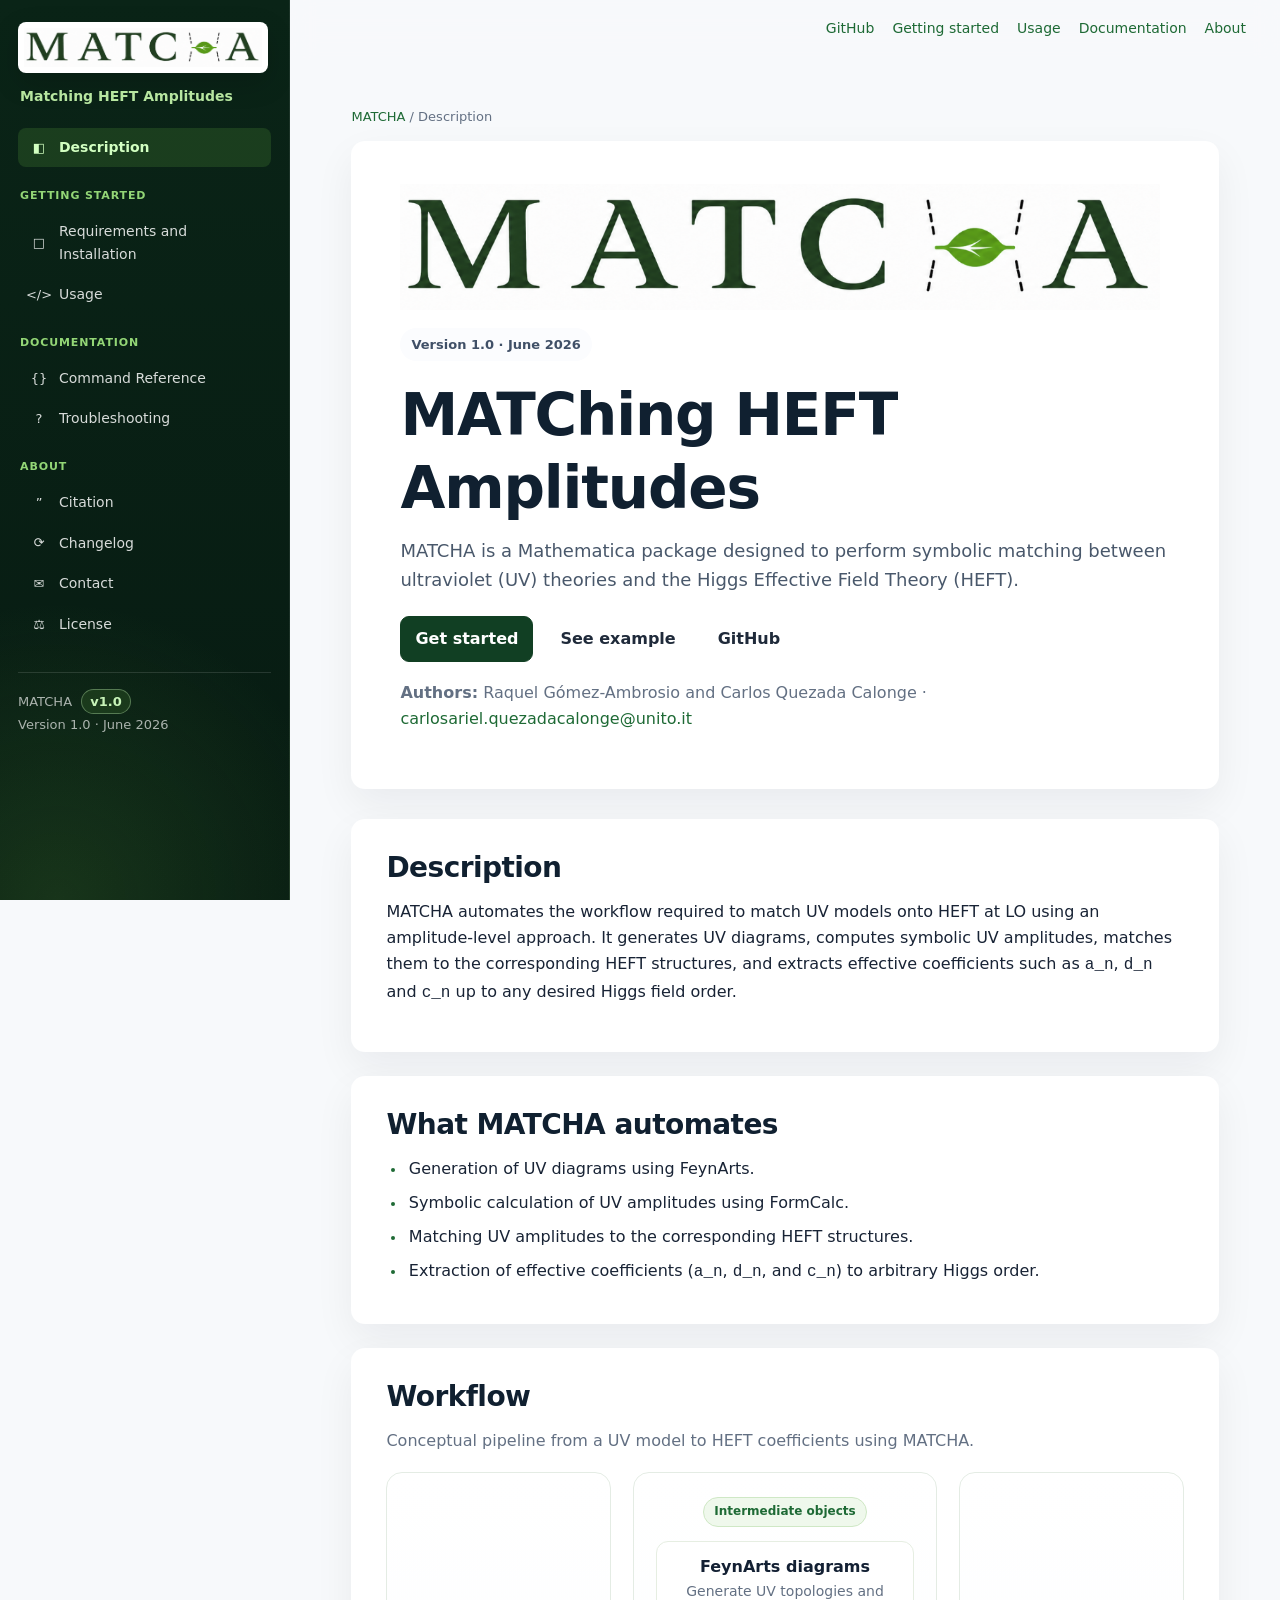
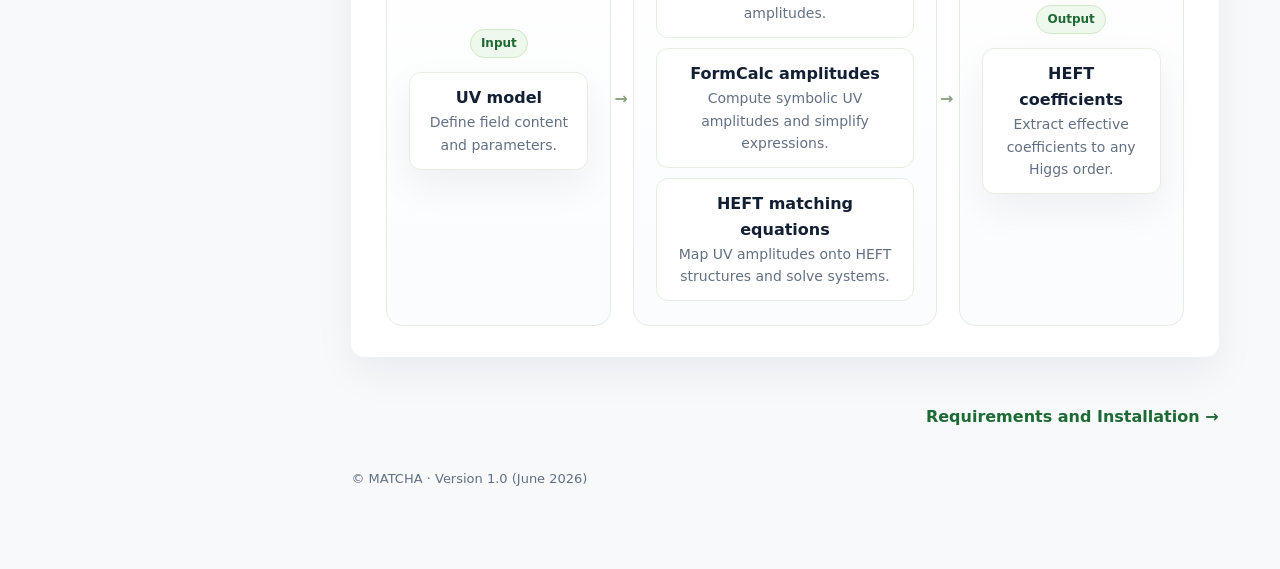
<file: index.html>
<!DOCTYPE html>
<html lang="en">
<head>
  <meta charset="UTF-8" />
  <meta name="viewport" content="width=device-width, initial-scale=1" />
  <title>MATCHA | Description</title>
  <meta http-equiv="refresh" content="0; url=description.html" />
  <link rel="canonical" href="description.html" />
</head>
<body>
  <p>Redirecting to <a href="description.html">description.html</a>...</p>
</body>
</html>
</file>
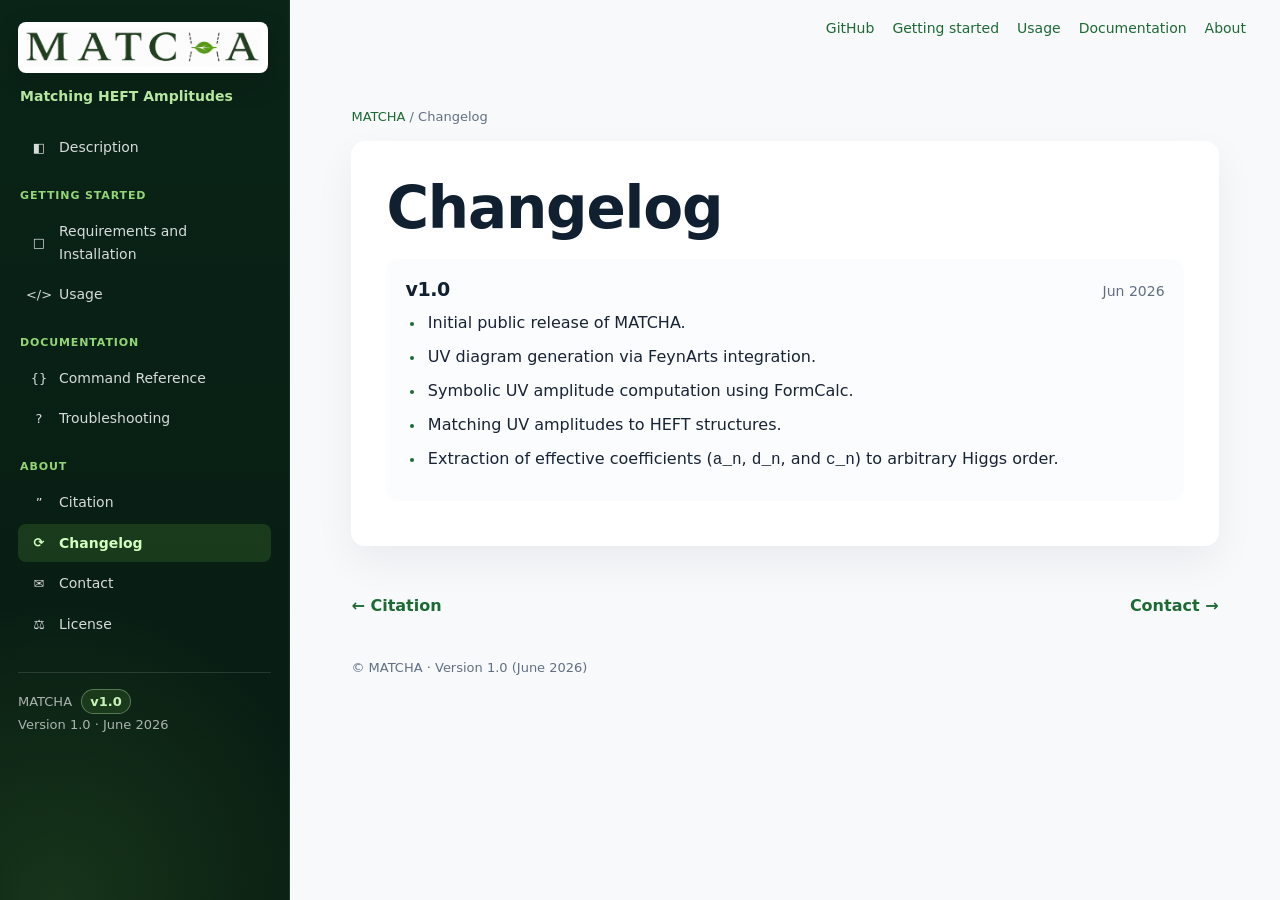
<file: changelog.html>
<!DOCTYPE html>
<html lang="en">
<head>
  <meta charset="UTF-8" />
  <meta name="viewport" content="width=device-width, initial-scale=1" />
  <title>MATCHA | Changelog</title>
  <meta name="description" content="MATCHA (MATChing HEFT Amplitudes) is a Mathematica package for symbolic matching between UV theories and HEFT." />
  <link rel="stylesheet" href="style.css" />
</head>
<body>
<div class="layout">
  <aside class="sidebar">
    <a class="logo-panel" href="description.html" aria-label="MATCHA home"><img src="images/logomatcha.png" alt="MATCHA logo" /></a>
    <div class="project-subtitle">Matching HEFT Amplitudes</div>
    <div class="nav-group">
      <a class="nav-link" href="description.html"><span>◧</span>Description</a>
    </div>
    <div class="nav-group">
      <div class="nav-heading">Getting started</div>
      <a class="nav-link" href="requirements.html"><span>□</span>Requirements and Installation</a>
      <a class="nav-link" href="usage.html"><span>&lt;/&gt;</span>Usage</a>
    </div>
    <div class="nav-group">
      <div class="nav-heading">Documentation</div>
      <a class="nav-link" href="command_reference.html"><span>{}</span>Command Reference</a>
      <a class="nav-link" href="troubleshooting.html"><span>?</span>Troubleshooting</a>
    </div>
    <div class="nav-group"><div class="nav-heading">About</div>
      <a class="nav-link" href="citation.html"><span>”</span>Citation</a>
      <a class="nav-link active" href="changelog.html"><span>⟳</span>Changelog</a>
      <a class="nav-link" href="contact.html"><span>✉</span>Contact</a>
      <a class="nav-link" href="license.html"><span>⚖</span>License</a>
    </div>
    <div class="sidebar-footer">MATCHA <span class="version-badge">v1.0</span><br />Version 1.0 · June 2026</div>
  </aside>
  <div class="main-wrap">
    <div class="topbar">
  <a href="https://github.com/cqc-phy/MATCHA-release">GitHub</a>
  <a href="requirements.html">Getting started</a>
  <a href="usage.html">Usage</a>
  <a href="command_reference.html">Documentation</a>
  <a href="citation.html">About</a>
</div>
    <main class="content">
      <div class="breadcrumb"><a href="description.html">MATCHA</a> / Changelog</div>
      <section class="doc-card">
  <h1>Changelog</h1>
  <div class="release">
    <div class="release-head"><h3>v1.0</h3><span class="release-date">Jun 2026</span></div>
    <ul class="clean-list">
      <li>Initial public release of MATCHA.</li>
      <li>UV diagram generation via FeynArts integration.</li>
      <li>Symbolic UV amplitude computation using FormCalc.</li>
      <li>Matching UV amplitudes to HEFT structures.</li>
      <li>Extraction of effective coefficients (<code>a_n</code>, <code>d_n</code>, and <code>c_n</code>) to arbitrary Higgs order.</li>
    </ul>
  </div>
</section>
      <nav class="footer-nav"><a href="citation.html">← Citation</a><a href="contact.html">Contact →</a></nav>
      <footer class="site-footer">© MATCHA · Version 1.0 (June 2026)</footer>
    </main>
  </div>
</div>
</body>
</html>
</file>
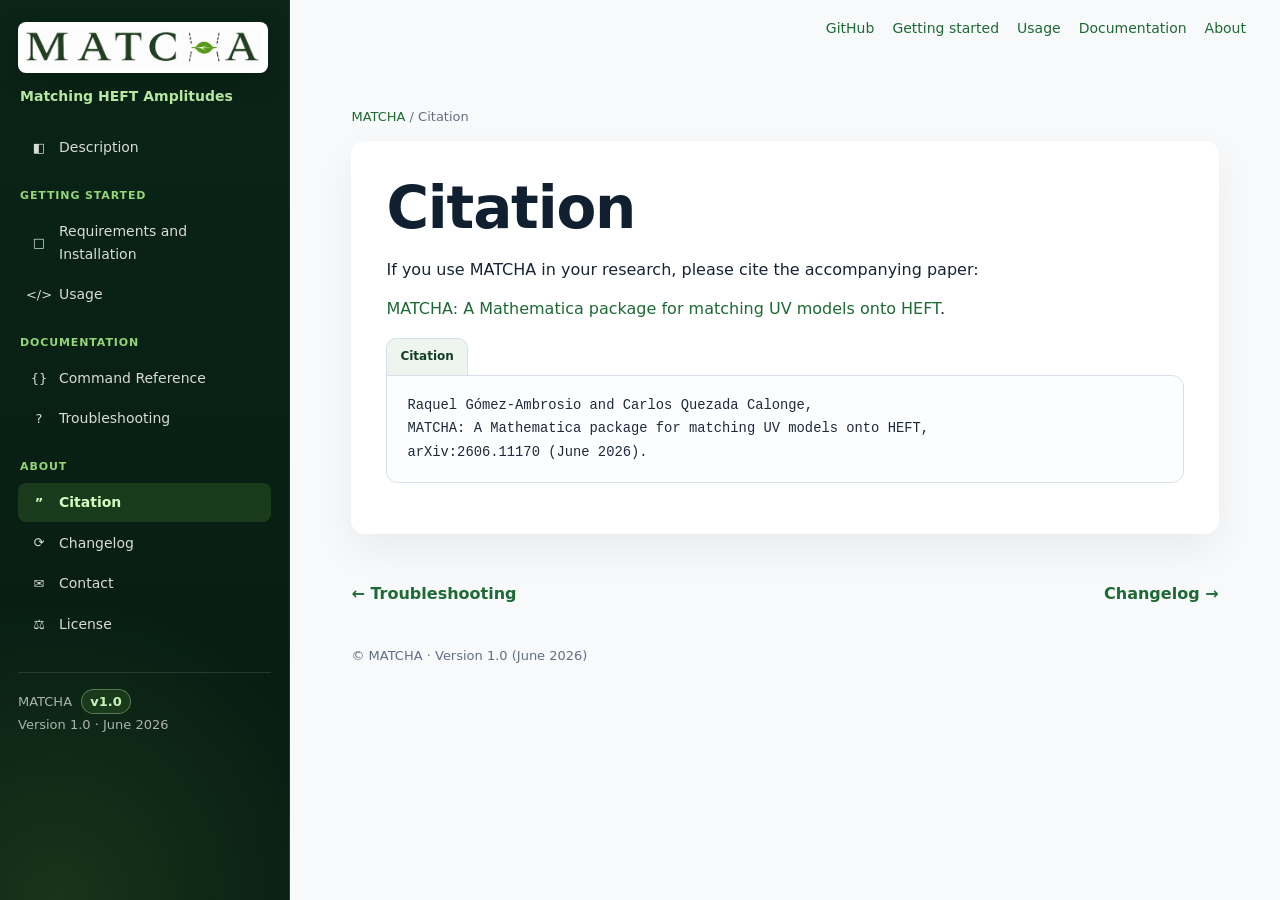
<file: citation.html>
<!DOCTYPE html>
<html lang="en">
<head>
  <meta charset="UTF-8" />
  <meta name="viewport" content="width=device-width, initial-scale=1" />
  <title>MATCHA | Citation</title>
  <meta name="description" content="MATCHA (MATChing HEFT Amplitudes) is a Mathematica package for symbolic matching between UV theories and HEFT." />
  <link rel="stylesheet" href="style.css" />
</head>
<body>
<div class="layout">
  <aside class="sidebar">
    <a class="logo-panel" href="description.html" aria-label="MATCHA home"><img src="images/logomatcha.png" alt="MATCHA logo" /></a>
    <div class="project-subtitle">Matching HEFT Amplitudes</div>
    <div class="nav-group">
      <a class="nav-link" href="description.html"><span>◧</span>Description</a>
    </div>
    <div class="nav-group">
      <div class="nav-heading">Getting started</div>
      <a class="nav-link" href="requirements.html"><span>□</span>Requirements and Installation</a>
      <a class="nav-link" href="usage.html"><span>&lt;/&gt;</span>Usage</a>
    </div>
    <div class="nav-group">
      <div class="nav-heading">Documentation</div>
      <a class="nav-link" href="command_reference.html"><span>{}</span>Command Reference</a>
      <a class="nav-link" href="troubleshooting.html"><span>?</span>Troubleshooting</a>
    </div>
    <div class="nav-group"><div class="nav-heading">About</div>
      <a class="nav-link active" href="citation.html"><span>”</span>Citation</a>
      <a class="nav-link" href="changelog.html"><span>⟳</span>Changelog</a>
      <a class="nav-link" href="contact.html"><span>✉</span>Contact</a>
      <a class="nav-link" href="license.html"><span>⚖</span>License</a>
    </div>
    <div class="sidebar-footer">MATCHA <span class="version-badge">v1.0</span><br />Version 1.0 · June 2026</div>
  </aside>
  <div class="main-wrap">
    <div class="topbar">
  <a href="https://github.com/cqc-phy/MATCHA-release">GitHub</a>
  <a href="requirements.html">Getting started</a>
  <a href="usage.html">Usage</a>
  <a href="command_reference.html">Documentation</a>
  <a href="citation.html">About</a>
</div>
    <main class="content">
      <div class="breadcrumb"><a href="description.html">MATCHA</a> / Citation</div>
      <section class="doc-card">
  <h1>Citation</h1>
  <p>If you use MATCHA in your research, please cite the accompanying paper:</p>
  <p><a href="https://arxiv.org/abs/2606.11170">MATCHA: A Mathematica package for matching UV models onto HEFT</a>.</p>
  <div class="code-title">Citation</div>
<pre><code>Raquel Gómez-Ambrosio and Carlos Quezada Calonge,
MATCHA: A Mathematica package for matching UV models onto HEFT,
arXiv:2606.11170 (June 2026).</code></pre>
</section>
      <nav class="footer-nav"><a href="troubleshooting.html">← Troubleshooting</a><a href="changelog.html">Changelog →</a></nav>
      <footer class="site-footer">© MATCHA · Version 1.0 (June 2026)</footer>
    </main>
  </div>
</div>
</body>
</html>
</file>
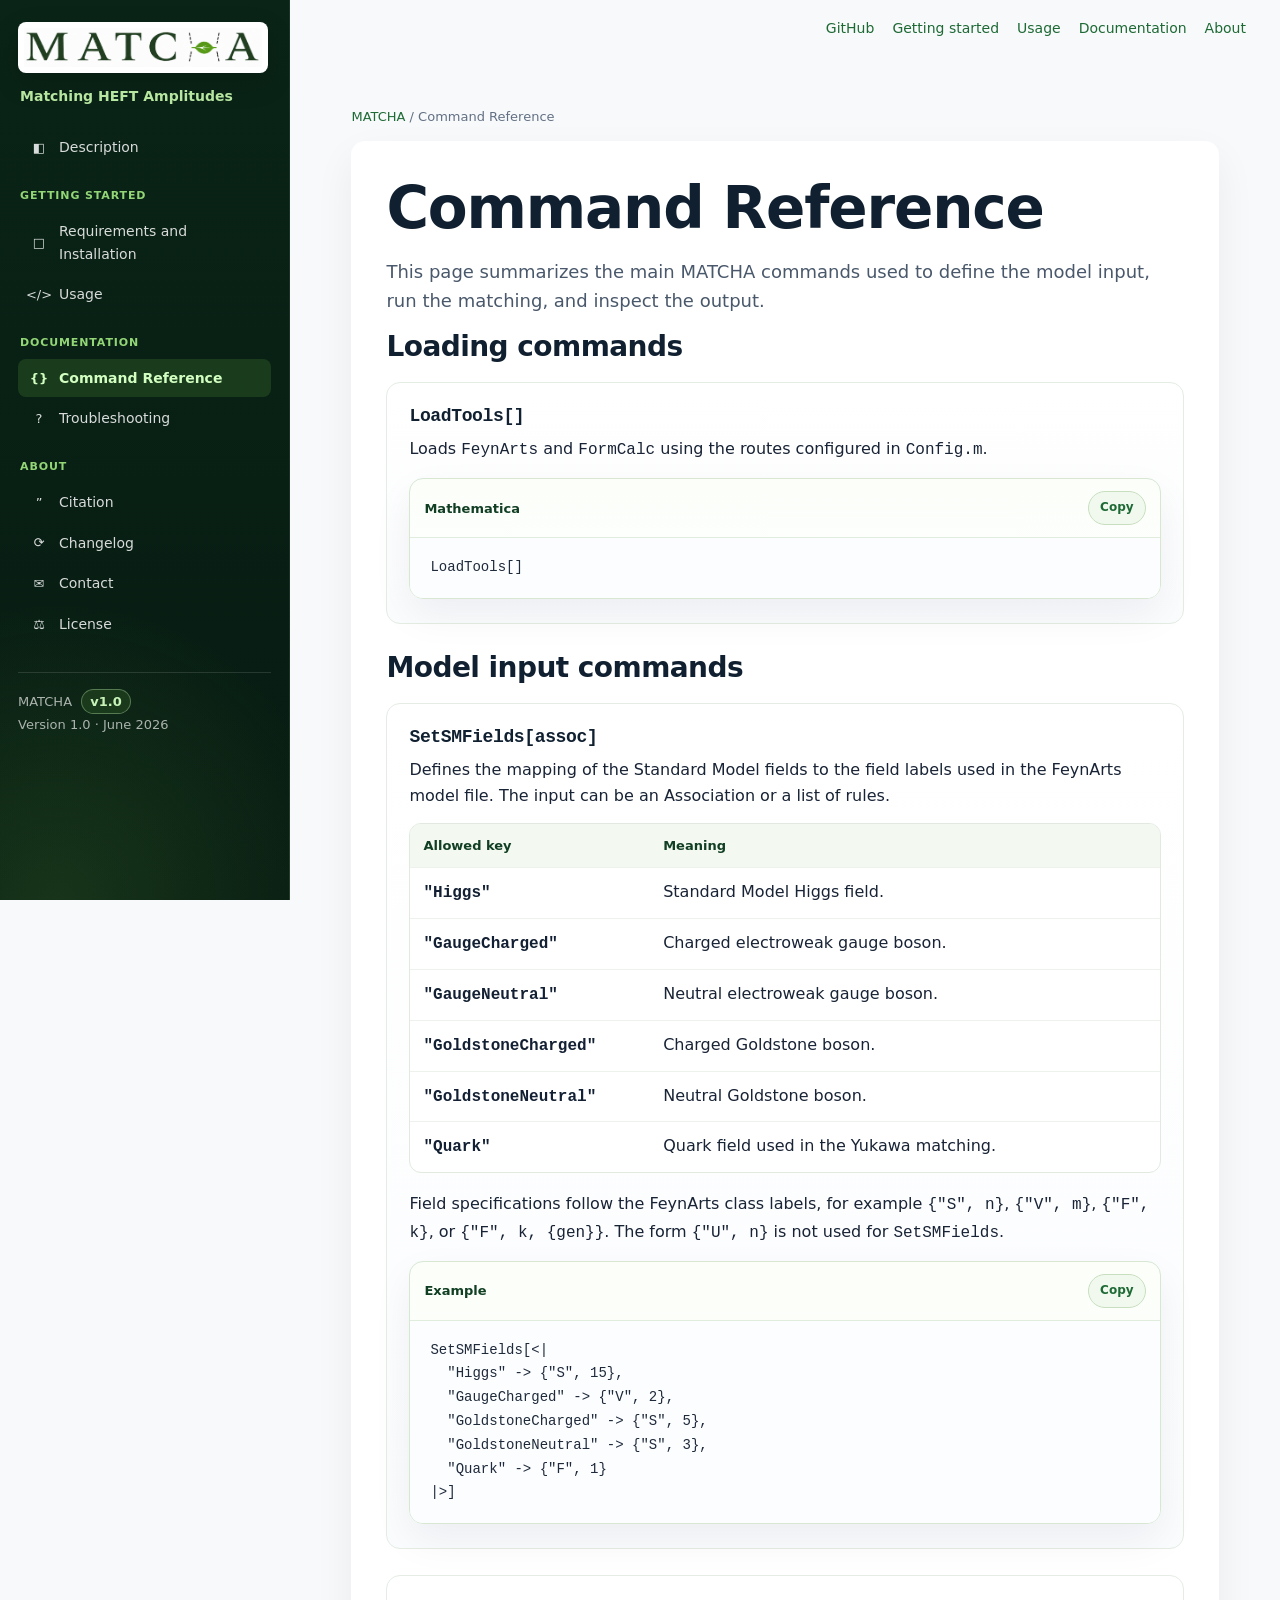
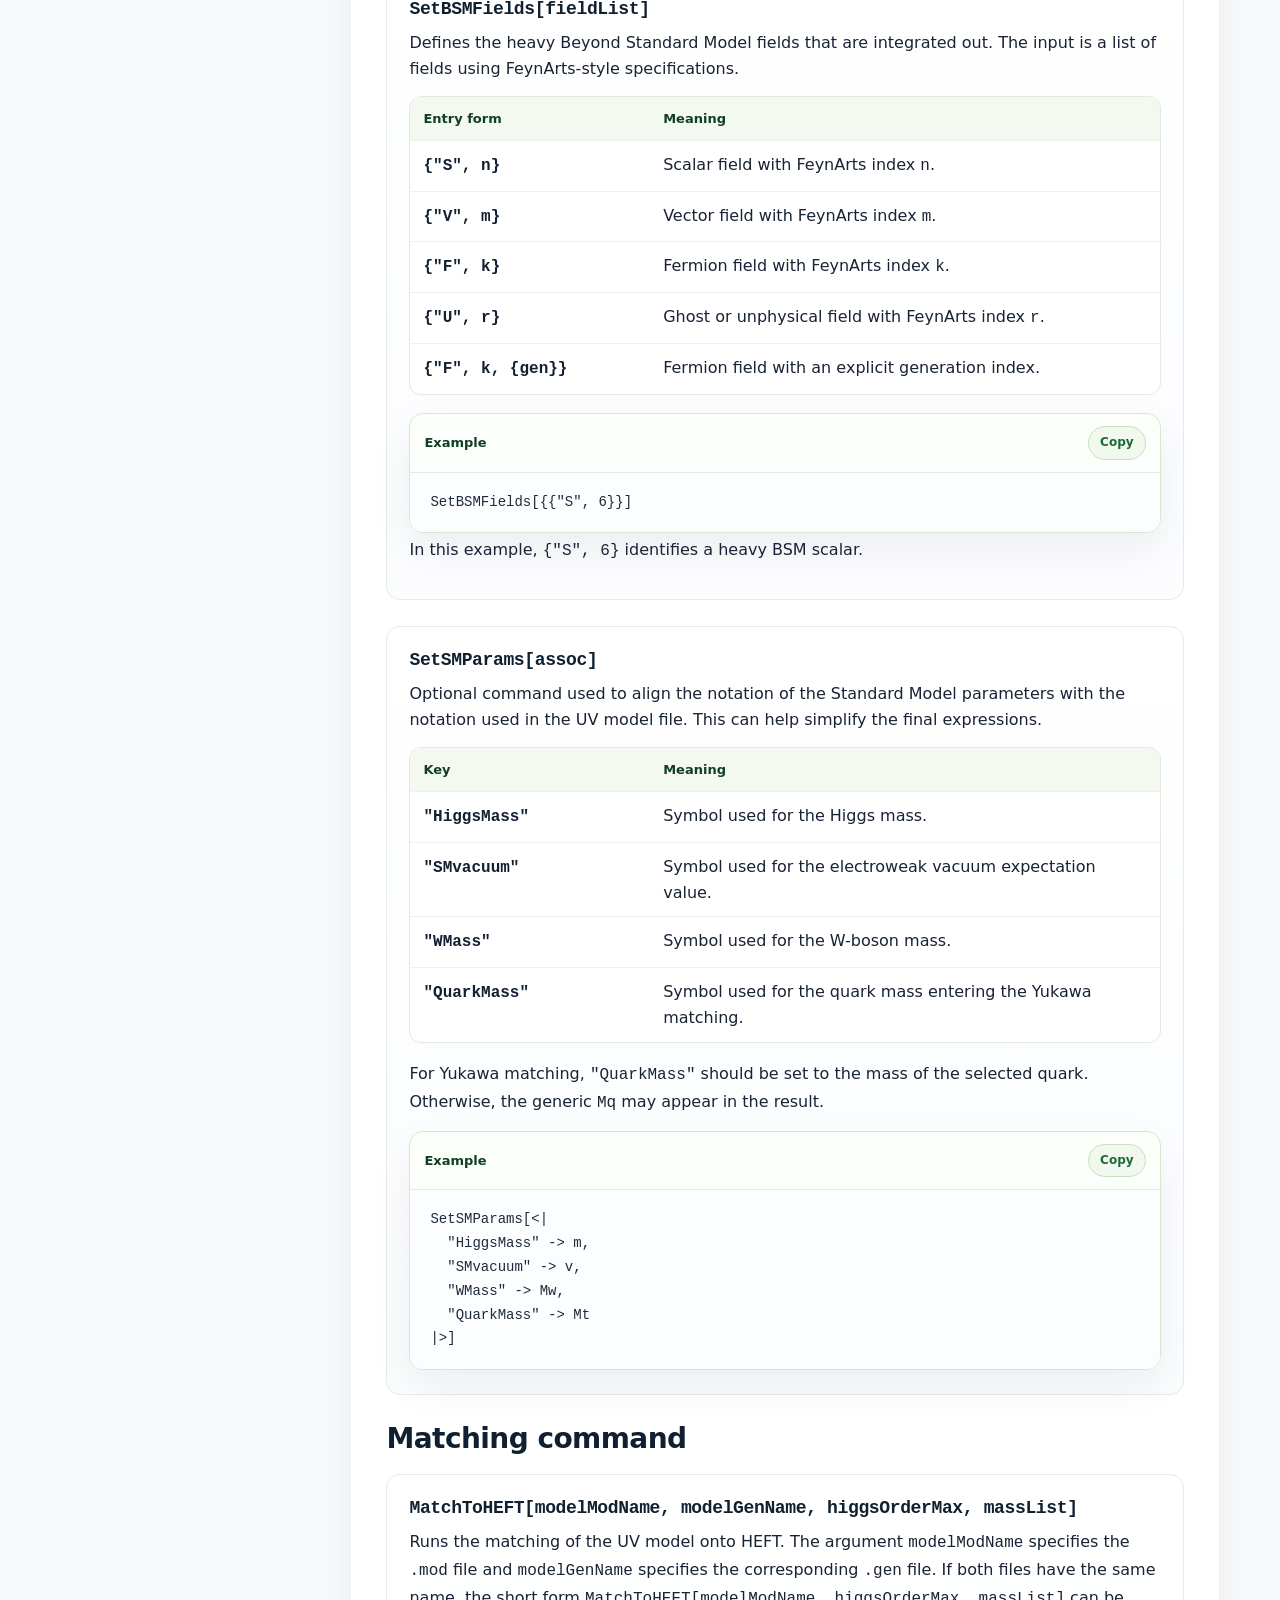
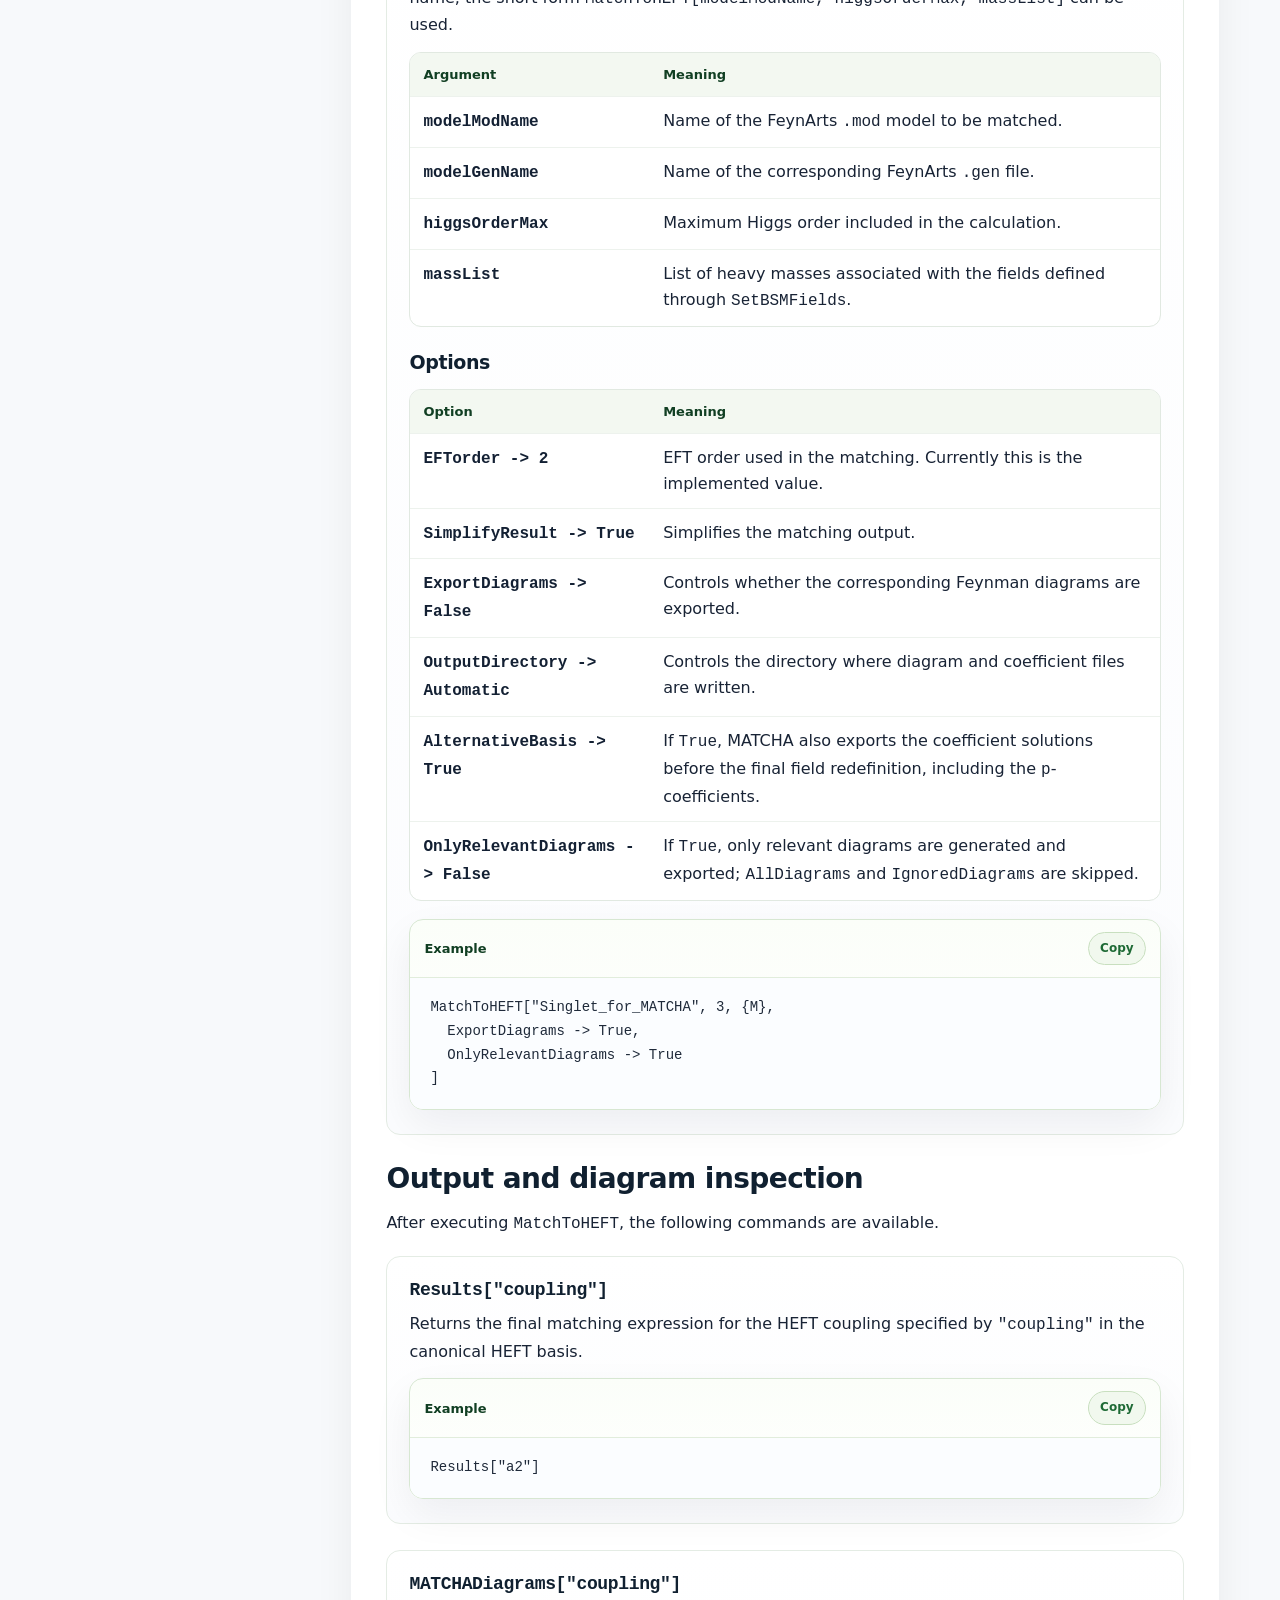
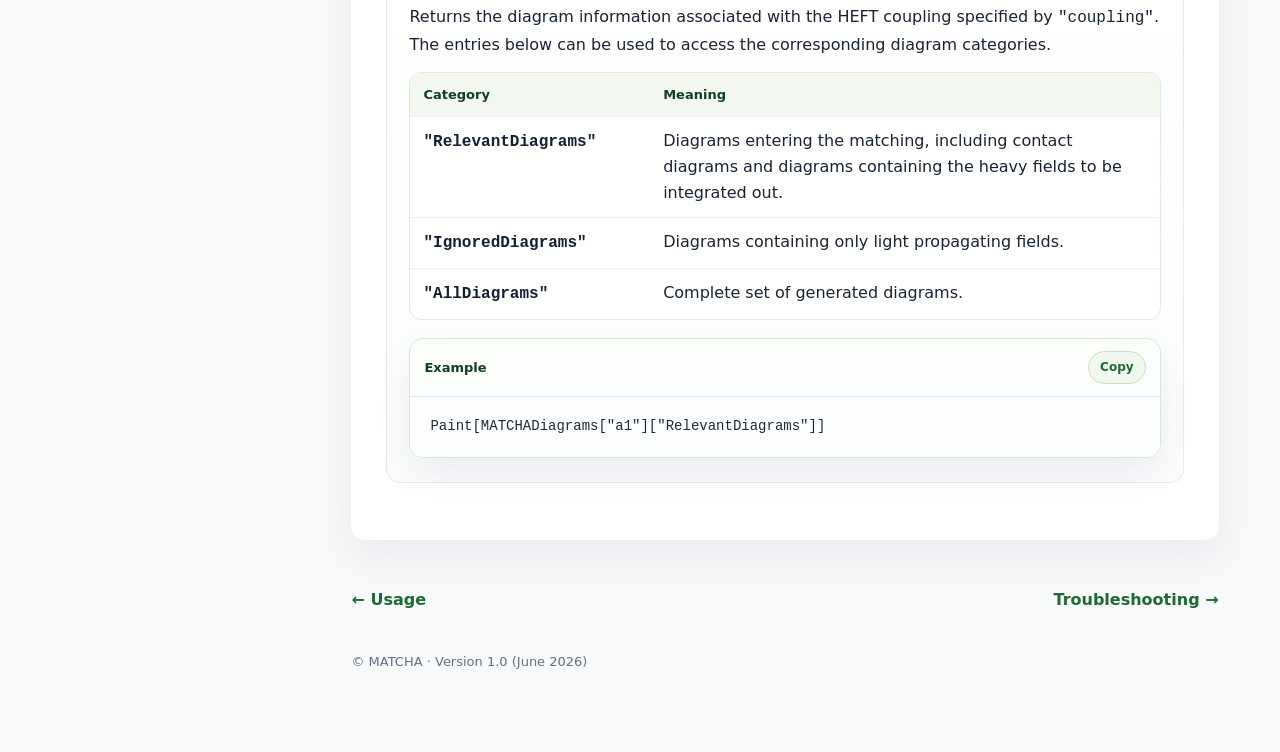
<file: command_reference.html>
<!DOCTYPE html>
<html lang="en">
<head>
  <meta charset="UTF-8" />
  <meta name="viewport" content="width=device-width, initial-scale=1" />
  <title>MATCHA | Command Reference</title>
  <meta name="description" content="Reference of the main MATCHA commands, arguments, options, and output inspection tools." />
  <link rel="stylesheet" href="style.css" />
</head>
<body>
<div class="layout">
  <aside class="sidebar">
    <a class="logo-panel" href="description.html" aria-label="MATCHA home"><img src="images/logomatcha.png" alt="MATCHA logo" /></a>
    <div class="project-subtitle">Matching HEFT Amplitudes</div>
    <div class="nav-group">
      <a class="nav-link" href="description.html"><span>◧</span>Description</a>
    </div>
    <div class="nav-group">
      <div class="nav-heading">Getting started</div>
      <a class="nav-link" href="requirements.html"><span>□</span>Requirements and Installation</a>
      <a class="nav-link" href="usage.html"><span>&lt;/&gt;</span>Usage</a>
    </div>
    <div class="nav-group">
      <div class="nav-heading">Documentation</div>
      <a class="nav-link active" href="command_reference.html"><span>{}</span>Command Reference</a>
      <a class="nav-link" href="troubleshooting.html"><span>?</span>Troubleshooting</a>
    </div>
    <div class="nav-group"><div class="nav-heading">About</div>
      <a class="nav-link" href="citation.html"><span>”</span>Citation</a>
      <a class="nav-link" href="changelog.html"><span>⟳</span>Changelog</a>
      <a class="nav-link" href="contact.html"><span>✉</span>Contact</a>
      <a class="nav-link" href="license.html"><span>⚖</span>License</a>
    </div>
    <div class="sidebar-footer">MATCHA <span class="version-badge">v1.0</span><br />Version 1.0 · June 2026</div>
  </aside>
  <div class="main-wrap">
    <div class="topbar">
  <a href="https://github.com/cqc-phy/MATCHA-release">GitHub</a>
  <a href="requirements.html">Getting started</a>
  <a href="usage.html">Usage</a>
  <a href="command_reference.html">Documentation</a>
  <a href="citation.html">About</a>
</div>
    <main class="content">
      <div class="breadcrumb"><a href="description.html">MATCHA</a> / Command Reference</div>
      <section class="doc-card">
  <h1>Command Reference</h1>
  <p class="lead">This page summarizes the main MATCHA commands used to define the model input, run the matching, and inspect the output.</p>

  <h2>Loading commands</h2>
  <div class="reference-card">
    <h3><code>LoadTools[]</code></h3>
    <p>Loads <code>FeynArts</code> and <code>FormCalc</code> using the routes configured in <code>Config.m</code>.</p>
    <div class="copy-card compact-copy-card">
      <div class="copy-card-head">
        <span>Mathematica</span>
        <button class="copy-button" type="button" data-copy-target="cmd-load-tools">Copy</button>
      </div>
      <pre class="copy-code"><code id="cmd-load-tools">LoadTools[]</code></pre>
    </div>
  </div>

  <h2>Model input commands</h2>
  <div class="reference-card">
    <h3><code>SetSMFields[assoc]</code></h3>
    <p>Defines the mapping of the Standard Model fields to the field labels used in the FeynArts model file. The input can be an Association or a list of rules.</p>
    <table class="doc-table">
      <thead><tr><th>Allowed key</th><th>Meaning</th></tr></thead>
      <tbody>
        <tr><td><code>"Higgs"</code></td><td>Standard Model Higgs field.</td></tr>
        <tr><td><code>"GaugeCharged"</code></td><td>Charged electroweak gauge boson.</td></tr>
        <tr><td><code>"GaugeNeutral"</code></td><td>Neutral electroweak gauge boson.</td></tr>
        <tr><td><code>"GoldstoneCharged"</code></td><td>Charged Goldstone boson.</td></tr>
        <tr><td><code>"GoldstoneNeutral"</code></td><td>Neutral Goldstone boson.</td></tr>
        <tr><td><code>"Quark"</code></td><td>Quark field used in the Yukawa matching.</td></tr>
      </tbody>
    </table>
    <p>Field specifications follow the FeynArts class labels, for example <code>{"S", n}</code>, <code>{"V", m}</code>, <code>{"F", k}</code>, or <code>{"F", k, {gen}}</code>. The form <code>{"U", n}</code> is not used for <code>SetSMFields</code>.</p>
    <div class="copy-card compact-copy-card">
      <div class="copy-card-head">
        <span>Example</span>
        <button class="copy-button" type="button" data-copy-target="cmd-set-sm-fields">Copy</button>
      </div>
      <pre class="copy-code"><code id="cmd-set-sm-fields">SetSMFields[&lt;|
  "Higgs" -&gt; {"S", 15},
  "GaugeCharged" -&gt; {"V", 2},
  "GoldstoneCharged" -&gt; {"S", 5},
  "GoldstoneNeutral" -&gt; {"S", 3},
  "Quark" -&gt; {"F", 1}
|&gt;]</code></pre>
    </div>
  </div>

  <div class="reference-card">
    <h3><code>SetBSMFields[fieldList]</code></h3>
    <p>Defines the heavy Beyond Standard Model fields that are integrated out. The input is a list of fields using FeynArts-style specifications.</p>
    <table class="doc-table">
      <thead><tr><th>Entry form</th><th>Meaning</th></tr></thead>
      <tbody>
        <tr><td><code>{"S", n}</code></td><td>Scalar field with FeynArts index <code>n</code>.</td></tr>
        <tr><td><code>{"V", m}</code></td><td>Vector field with FeynArts index <code>m</code>.</td></tr>
        <tr><td><code>{"F", k}</code></td><td>Fermion field with FeynArts index <code>k</code>.</td></tr>
        <tr><td><code>{"U", r}</code></td><td>Ghost or unphysical field with FeynArts index <code>r</code>.</td></tr>
        <tr><td><code>{"F", k, {gen}}</code></td><td>Fermion field with an explicit generation index.</td></tr>
      </tbody>
    </table>
    <div class="copy-card compact-copy-card">
      <div class="copy-card-head">
        <span>Example</span>
        <button class="copy-button" type="button" data-copy-target="cmd-set-bsm-fields">Copy</button>
      </div>
      <pre class="copy-code"><code id="cmd-set-bsm-fields">SetBSMFields[{{"S", 6}}]</code></pre>
    </div>
    <p>In this example, <code>{"S", 6}</code> identifies a heavy BSM scalar.</p>
  </div>

  <div class="reference-card">
    <h3><code>SetSMParams[assoc]</code></h3>
    <p>Optional command used to align the notation of the Standard Model parameters with the notation used in the UV model file. This can help simplify the final expressions.</p>
    <table class="doc-table">
      <thead><tr><th>Key</th><th>Meaning</th></tr></thead>
      <tbody>
        <tr><td><code>"HiggsMass"</code></td><td>Symbol used for the Higgs mass.</td></tr>
        <tr><td><code>"SMvacuum"</code></td><td>Symbol used for the electroweak vacuum expectation value.</td></tr>
        <tr><td><code>"WMass"</code></td><td>Symbol used for the W-boson mass.</td></tr>
        <tr><td><code>"QuarkMass"</code></td><td>Symbol used for the quark mass entering the Yukawa matching.</td></tr>
      </tbody>
    </table>
    <p>For Yukawa matching, <code>"QuarkMass"</code> should be set to the mass of the selected quark. Otherwise, the generic <code>Mq</code> may appear in the result.</p>
    <div class="copy-card compact-copy-card">
      <div class="copy-card-head">
        <span>Example</span>
        <button class="copy-button" type="button" data-copy-target="cmd-set-sm-params">Copy</button>
      </div>
      <pre class="copy-code"><code id="cmd-set-sm-params">SetSMParams[&lt;|
  "HiggsMass" -&gt; m,
  "SMvacuum" -&gt; v,
  "WMass" -&gt; Mw,
  "QuarkMass" -&gt; Mt
|&gt;]</code></pre>
    </div>
  </div>

  <h2>Matching command</h2>
  <div class="reference-card">
    <h3><code>MatchToHEFT[modelModName, modelGenName, higgsOrderMax, massList]</code></h3>
    <p>Runs the matching of the UV model onto HEFT. The argument <code>modelModName</code> specifies the <code>.mod</code> file and <code>modelGenName</code> specifies the corresponding <code>.gen</code> file. If both files have the same name, the short form <code>MatchToHEFT[modelModName, higgsOrderMax, massList]</code> can be used.</p>
    <table class="doc-table">
      <thead><tr><th>Argument</th><th>Meaning</th></tr></thead>
      <tbody>
        <tr><td><code>modelModName</code></td><td>Name of the FeynArts <code>.mod</code> model to be matched.</td></tr>
        <tr><td><code>modelGenName</code></td><td>Name of the corresponding FeynArts <code>.gen</code> file.</td></tr>
        <tr><td><code>higgsOrderMax</code></td><td>Maximum Higgs order included in the calculation.</td></tr>
        <tr><td><code>massList</code></td><td>List of heavy masses associated with the fields defined through <code>SetBSMFields</code>.</td></tr>
      </tbody>
    </table>
    <h3>Options</h3>
    <table class="doc-table">
      <thead><tr><th>Option</th><th>Meaning</th></tr></thead>
      <tbody>
        <tr><td><code>EFTorder -&gt; 2</code></td><td>EFT order used in the matching. Currently this is the implemented value.</td></tr>
        <tr><td><code>SimplifyResult -&gt; True</code></td><td>Simplifies the matching output.</td></tr>
        <tr><td><code>ExportDiagrams -&gt; False</code></td><td>Controls whether the corresponding Feynman diagrams are exported.</td></tr>
        <tr><td><code>OutputDirectory -&gt; Automatic</code></td><td>Controls the directory where diagram and coefficient files are written.</td></tr>
        <tr><td><code>AlternativeBasis -&gt; True</code></td><td>If <code>True</code>, MATCHA also exports the coefficient solutions before the final field redefinition, including the <code>p</code>-coefficients.</td></tr>
        <tr><td><code>OnlyRelevantDiagrams -&gt; False</code></td><td>If <code>True</code>, only relevant diagrams are generated and exported; <code>AllDiagrams</code> and <code>IgnoredDiagrams</code> are skipped.</td></tr>
      </tbody>
    </table>
    <div class="copy-card compact-copy-card">
      <div class="copy-card-head">
        <span>Example</span>
        <button class="copy-button" type="button" data-copy-target="cmd-match-to-heft">Copy</button>
      </div>
      <pre class="copy-code"><code id="cmd-match-to-heft">MatchToHEFT["Singlet_for_MATCHA", 3, {M},
  ExportDiagrams -&gt; True,
  OnlyRelevantDiagrams -&gt; True
]</code></pre>
    </div>
  </div>

  <h2>Output and diagram inspection</h2>
  <p>After executing <code>MatchToHEFT</code>, the following commands are available.</p>
  <div class="reference-card">
    <h3><code>Results["coupling"]</code></h3>
    <p>Returns the final matching expression for the HEFT coupling specified by <code>"coupling"</code> in the canonical HEFT basis.</p>
    <div class="copy-card compact-copy-card">
      <div class="copy-card-head">
        <span>Example</span>
        <button class="copy-button" type="button" data-copy-target="cmd-results">Copy</button>
      </div>
      <pre class="copy-code"><code id="cmd-results">Results["a2"]</code></pre>
    </div>
  </div>

  <div class="reference-card">
    <h3><code>MATCHADiagrams["coupling"]</code></h3>
    <p>Returns the diagram information associated with the HEFT coupling specified by <code>"coupling"</code>. The entries below can be used to access the corresponding diagram categories.</p>
    <table class="doc-table">
      <thead><tr><th>Category</th><th>Meaning</th></tr></thead>
      <tbody>
        <tr><td><code>"RelevantDiagrams"</code></td><td>Diagrams entering the matching, including contact diagrams and diagrams containing the heavy fields to be integrated out.</td></tr>
        <tr><td><code>"IgnoredDiagrams"</code></td><td>Diagrams containing only light propagating fields.</td></tr>
        <tr><td><code>"AllDiagrams"</code></td><td>Complete set of generated diagrams.</td></tr>
      </tbody>
    </table>
    <div class="copy-card compact-copy-card">
      <div class="copy-card-head">
        <span>Example</span>
        <button class="copy-button" type="button" data-copy-target="cmd-diagrams">Copy</button>
      </div>
      <pre class="copy-code"><code id="cmd-diagrams">Paint[MATCHADiagrams["a1"]["RelevantDiagrams"]]</code></pre>
    </div>
  </div>
</section>
      <nav class="footer-nav"><a href="usage.html">← Usage</a><a href="troubleshooting.html">Troubleshooting →</a></nav>
      <footer class="site-footer">© MATCHA · Version 1.0 (June 2026)</footer>
    </main>
  </div>
</div>
<script>
  document.querySelectorAll('[data-copy-target]').forEach(function(button) {
    button.addEventListener('click', function() {
      var target = document.getElementById(button.getAttribute('data-copy-target'));
      if (!target) return;
      var text = target.textContent.trim();
      navigator.clipboard.writeText(text).then(function() {
        var original = button.textContent;
        button.textContent = 'Copied';
        setTimeout(function() { button.textContent = original; }, 1600);
      });
    });
  });
</script>
</body>
</html>
</file>
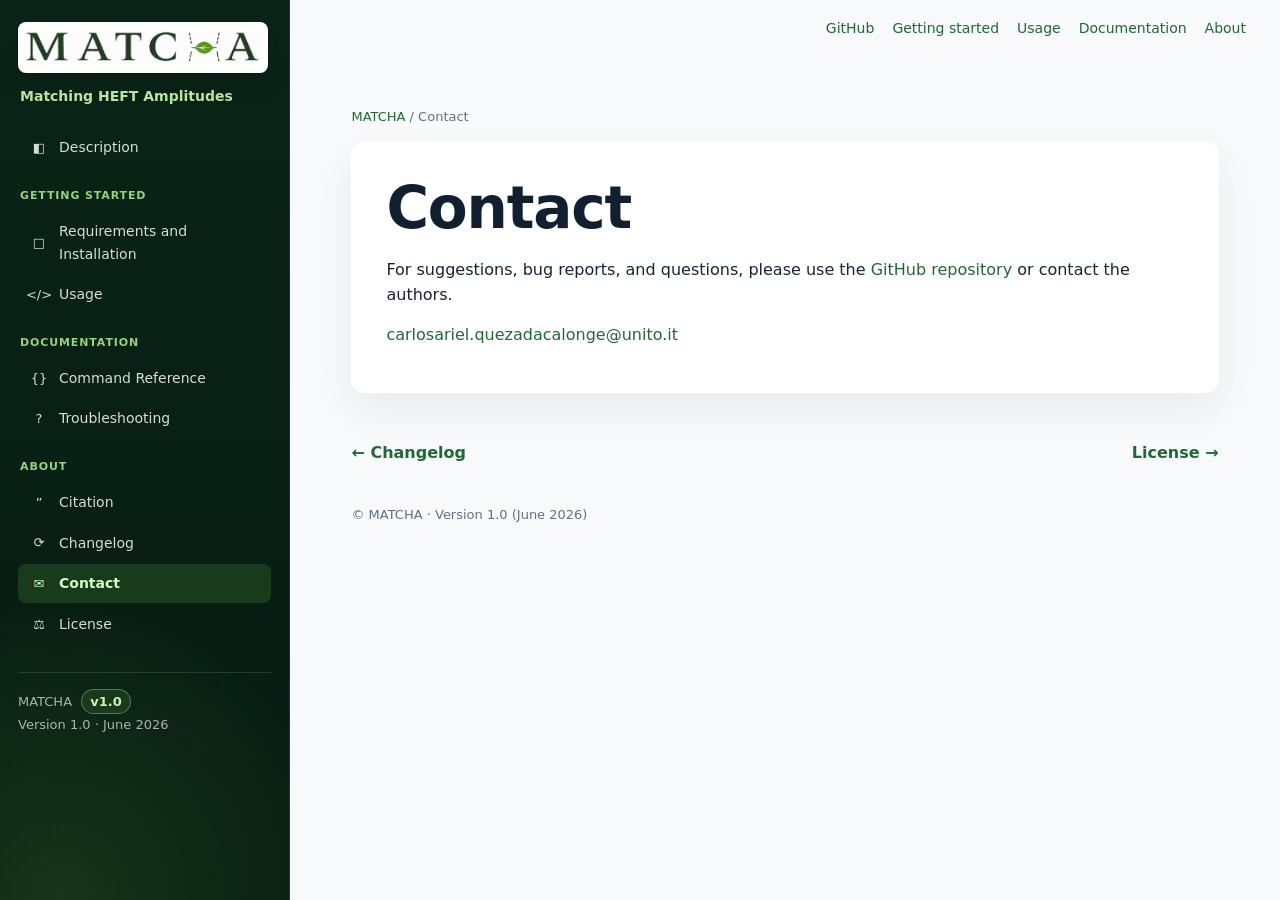
<file: contact.html>
<!DOCTYPE html>
<html lang="en">
<head>
  <meta charset="UTF-8" />
  <meta name="viewport" content="width=device-width, initial-scale=1" />
  <title>MATCHA | Contact</title>
  <meta name="description" content="MATCHA (MATChing HEFT Amplitudes) is a Mathematica package for symbolic matching between UV theories and HEFT." />
  <link rel="stylesheet" href="style.css" />
</head>
<body>
<div class="layout">
  <aside class="sidebar">
    <a class="logo-panel" href="description.html" aria-label="MATCHA home"><img src="images/logomatcha.png" alt="MATCHA logo" /></a>
    <div class="project-subtitle">Matching HEFT Amplitudes</div>
    <div class="nav-group">
      <a class="nav-link" href="description.html"><span>◧</span>Description</a>
    </div>
    <div class="nav-group">
      <div class="nav-heading">Getting started</div>
      <a class="nav-link" href="requirements.html"><span>□</span>Requirements and Installation</a>
      <a class="nav-link" href="usage.html"><span>&lt;/&gt;</span>Usage</a>
    </div>
    <div class="nav-group">
      <div class="nav-heading">Documentation</div>
      <a class="nav-link" href="command_reference.html"><span>{}</span>Command Reference</a>
      <a class="nav-link" href="troubleshooting.html"><span>?</span>Troubleshooting</a>
    </div>
    <div class="nav-group"><div class="nav-heading">About</div>
      <a class="nav-link" href="citation.html"><span>”</span>Citation</a>
      <a class="nav-link" href="changelog.html"><span>⟳</span>Changelog</a>
      <a class="nav-link active" href="contact.html"><span>✉</span>Contact</a>
      <a class="nav-link" href="license.html"><span>⚖</span>License</a>
    </div>
    <div class="sidebar-footer">MATCHA <span class="version-badge">v1.0</span><br />Version 1.0 · June 2026</div>
  </aside>
  <div class="main-wrap">
    <div class="topbar">
  <a href="https://github.com/cqc-phy/MATCHA-release">GitHub</a>
  <a href="requirements.html">Getting started</a>
  <a href="usage.html">Usage</a>
  <a href="command_reference.html">Documentation</a>
  <a href="citation.html">About</a>
</div>
    <main class="content">
      <div class="breadcrumb"><a href="description.html">MATCHA</a> / Contact</div>
      <section class="doc-card">
  <h1>Contact</h1>
  <p>For suggestions, bug reports, and questions, please use the <a href="https://github.com/cqc-phy/MATCHA-release">GitHub repository</a> or contact the authors.</p>
  <p><a href="mailto:carlosariel.quezadacalonge@unito.it">carlosariel.quezadacalonge@unito.it</a></p>
</section>
      <nav class="footer-nav"><a href="changelog.html">← Changelog</a><a href="license.html">License →</a></nav>
      <footer class="site-footer">© MATCHA · Version 1.0 (June 2026)</footer>
    </main>
  </div>
</div>
</body>
</html>
</file>
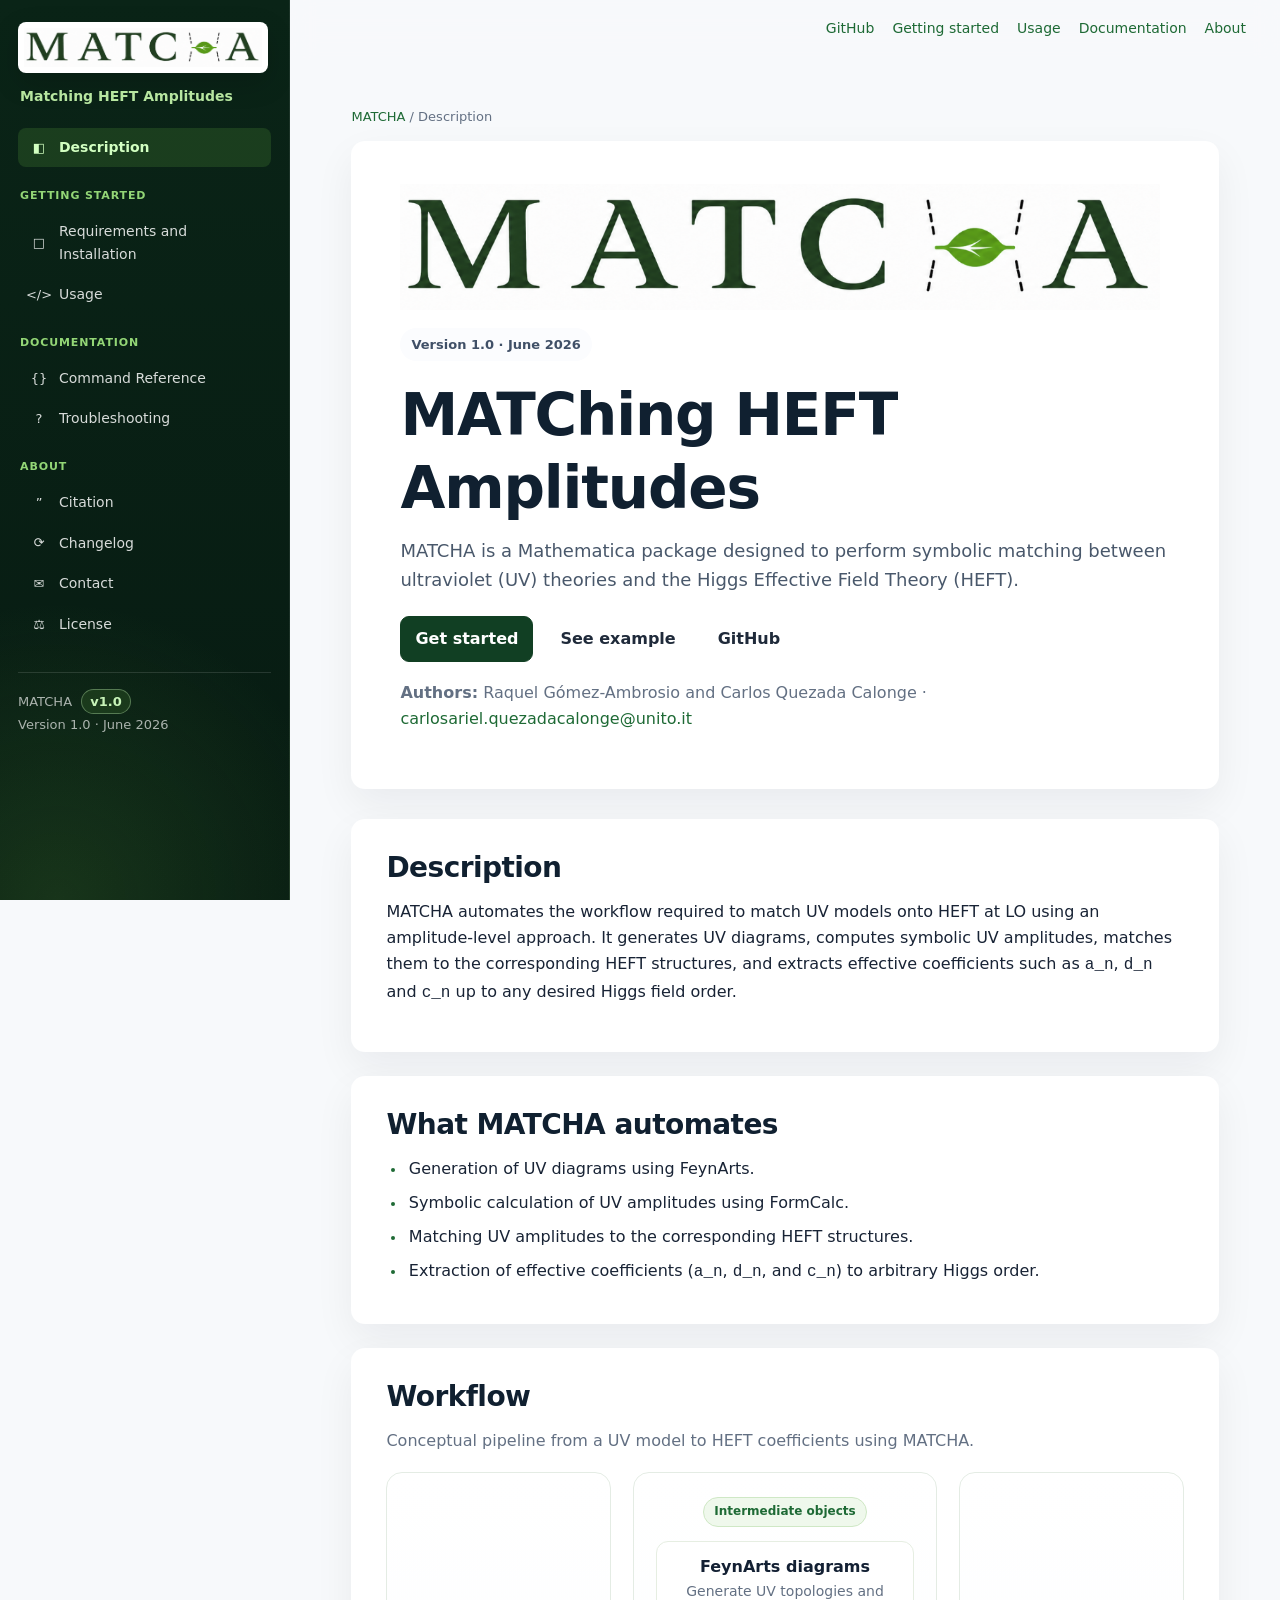
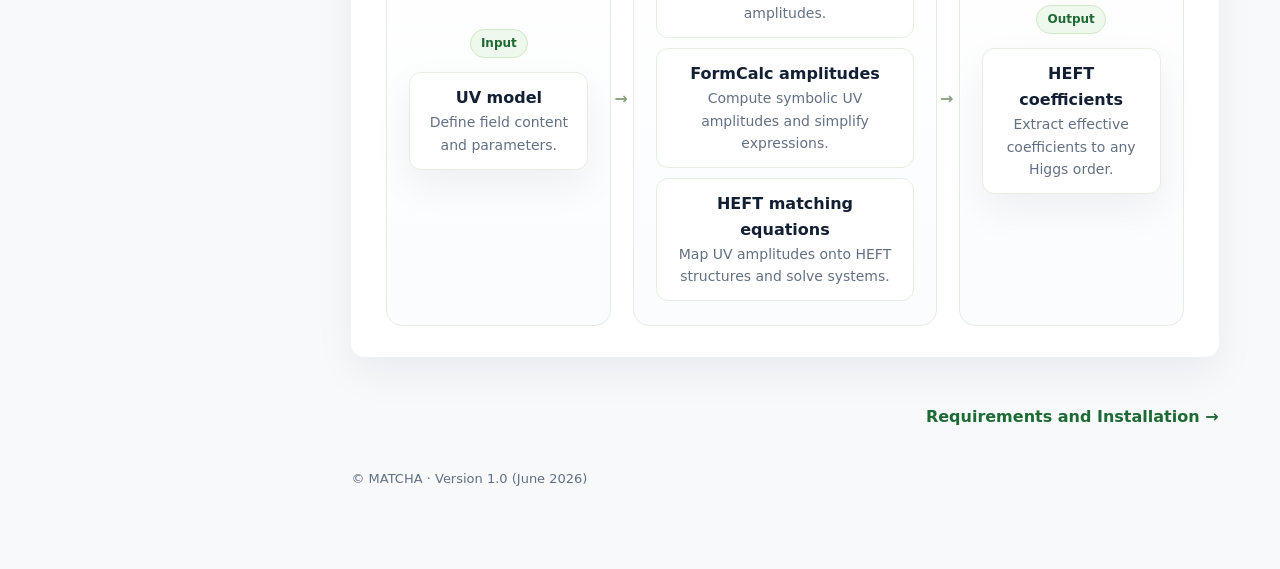
<file: description.html>
<!DOCTYPE html>
<html lang="en">
<head>
  <meta charset="UTF-8" />
  <meta name="viewport" content="width=device-width, initial-scale=1" />
  <title>MATCHA | Description</title>
  <meta name="description" content="MATCHA (MATChing HEFT Amplitudes) is a Mathematica package for symbolic matching between UV theories and HEFT." />
  <link rel="stylesheet" href="style.css" />
</head>
<body>
<div class="layout">
  <aside class="sidebar">
    <a class="logo-panel" href="description.html" aria-label="MATCHA home"><img src="images/logomatcha.png" alt="MATCHA logo" /></a>
    <div class="project-subtitle">Matching HEFT Amplitudes</div>
    <div class="nav-group">
      <a class="nav-link active" href="description.html"><span>◧</span>Description</a>
    </div>
    <div class="nav-group">
      <div class="nav-heading">Getting started</div>
      <a class="nav-link" href="requirements.html"><span>□</span>Requirements and Installation</a>
      <a class="nav-link" href="usage.html"><span>&lt;/&gt;</span>Usage</a>
    </div>
    <div class="nav-group">
      <div class="nav-heading">Documentation</div>
      <a class="nav-link" href="command_reference.html"><span>{}</span>Command Reference</a>
      <a class="nav-link" href="troubleshooting.html"><span>?</span>Troubleshooting</a>
    </div>
    <div class="nav-group"><div class="nav-heading">About</div>
      <a class="nav-link" href="citation.html"><span>”</span>Citation</a>
      <a class="nav-link" href="changelog.html"><span>⟳</span>Changelog</a>
      <a class="nav-link" href="contact.html"><span>✉</span>Contact</a>
      <a class="nav-link" href="license.html"><span>⚖</span>License</a>
    </div>
    <div class="sidebar-footer">MATCHA <span class="version-badge">v1.0</span><br />Version 1.0 · June 2026</div>
  </aside>
  <div class="main-wrap">
    <div class="topbar">
  <a href="https://github.com/cqc-phy/MATCHA-release">GitHub</a>
  <a href="requirements.html">Getting started</a>
  <a href="usage.html">Usage</a>
  <a href="command_reference.html">Documentation</a>
  <a href="citation.html">About</a>
</div>
    <main class="content">
      <div class="breadcrumb"><a href="description.html">MATCHA</a> / Description</div>
      <section class="hero">
  <img class="hero-logo" src="images/logomatcha.png" alt="MATCHA logo" />
  <div class="badges"><span class="badge">Version 1.0 · June 2026</span></div>
  <h1>MATChing HEFT Amplitudes</h1>
  <p class="lead">MATCHA is a Mathematica package designed to perform symbolic matching between ultraviolet (UV) theories and the Higgs Effective Field Theory (HEFT).</p>
  <div class="actions">
    <a class="button primary" href="requirements.html">Get started</a>
    <a class="button" href="usage.html">See example</a>
    <a class="button" href="https://github.com/cqc-phy/MATCHA-release">GitHub</a>
  </div>
  <p class="muted" style="margin-top:18px"><strong>Authors:</strong> Raquel Gómez-Ambrosio and Carlos Quezada Calonge · <a href="mailto:carlosariel.quezadacalonge@unito.it">carlosariel.quezadacalonge@unito.it</a></p>
</section>
      <section class="doc-card">
  <h2>Description</h2>
  <p>MATCHA automates the workflow required to match UV models onto HEFT at LO using an amplitude-level approach. It generates UV diagrams, computes symbolic UV amplitudes, matches them to the corresponding HEFT structures, and extracts effective coefficients such as <code>a_n</code>, <code>d_n</code> and <code>c_n</code> up to any desired Higgs field order.</p>
</section>
      <section class="doc-card">
  <h2>What MATCHA automates</h2>
  <ul class="clean-list">
    <li>Generation of UV diagrams using FeynArts.</li>
    <li>Symbolic calculation of UV amplitudes using FormCalc.</li>
    <li>Matching UV amplitudes to the corresponding HEFT structures.</li>
    <li>Extraction of effective coefficients (<code>a_n</code>, <code>d_n</code>, and <code>c_n</code>) to arbitrary Higgs order.</li>
  </ul>
</section>
      <section class="doc-card">
  <h2>Workflow</h2>
  <p class="muted">Conceptual pipeline from a UV model to HEFT coefficients using MATCHA.</p>
  <div class="flow flow-three" aria-label="MATCHA workflow">
    <div class="flow-card">
      <div class="flow-tag">Input</div>
      <div class="flow-item">
        <div class="flow-title">UV model</div>
        <div class="flow-desc">Define field content and parameters.</div>
      </div>
    </div>
    <div class="flow-card flow-card-wide">
      <div class="flow-tag">Intermediate objects</div>
      <div class="flow-item">
        <div class="flow-title">FeynArts diagrams</div>
        <div class="flow-desc">Generate UV topologies and amplitudes.</div>
      </div>
      <div class="flow-item">
        <div class="flow-title">FormCalc amplitudes</div>
        <div class="flow-desc">Compute symbolic UV amplitudes and simplify expressions.</div>
      </div>
      <div class="flow-item">
        <div class="flow-title">HEFT matching equations</div>
        <div class="flow-desc">Map UV amplitudes onto HEFT structures and solve systems.</div>
      </div>
    </div>
    <div class="flow-card">
      <div class="flow-tag">Output</div>
      <div class="flow-item">
        <div class="flow-title">HEFT coefficients</div>
        <div class="flow-desc">Extract effective coefficients to any Higgs order.</div>
      </div>
    </div>
  </div>
</section>
      <nav class="footer-nav"><span></span><a href="requirements.html">Requirements and Installation →</a></nav>
      <footer class="site-footer">© MATCHA · Version 1.0 (June 2026)</footer>
    </main>
  </div>
</div>
</body>
</html>
</file>
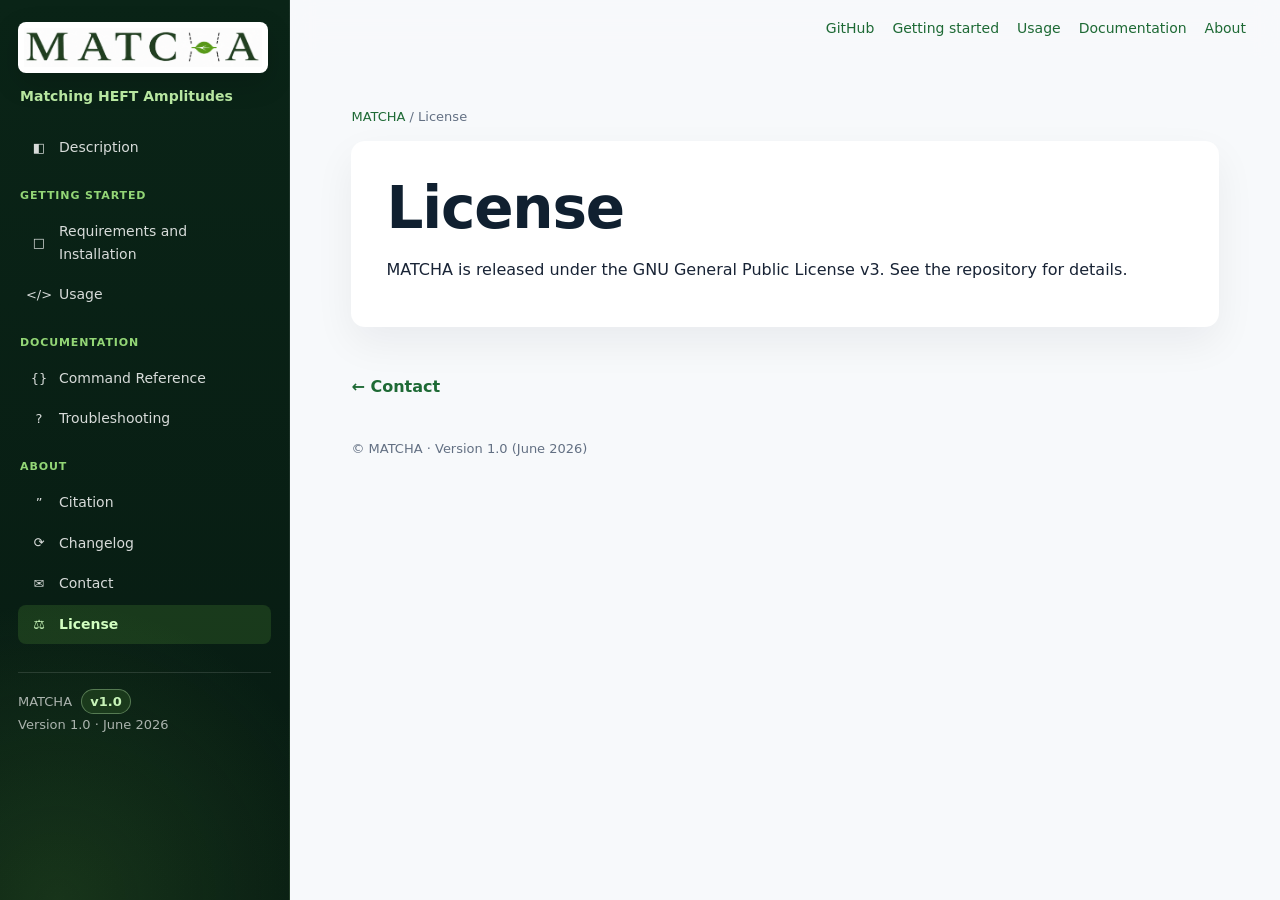
<file: license.html>
<!DOCTYPE html>
<html lang="en">
<head>
  <meta charset="UTF-8" />
  <meta name="viewport" content="width=device-width, initial-scale=1" />
  <title>MATCHA | License</title>
  <meta name="description" content="MATCHA (MATChing HEFT Amplitudes) is a Mathematica package for symbolic matching between UV theories and HEFT." />
  <link rel="stylesheet" href="style.css" />
</head>
<body>
<div class="layout">
  <aside class="sidebar">
    <a class="logo-panel" href="description.html" aria-label="MATCHA home"><img src="images/logomatcha.png" alt="MATCHA logo" /></a>
    <div class="project-subtitle">Matching HEFT Amplitudes</div>
    <div class="nav-group">
      <a class="nav-link" href="description.html"><span>◧</span>Description</a>
    </div>
    <div class="nav-group">
      <div class="nav-heading">Getting started</div>
      <a class="nav-link" href="requirements.html"><span>□</span>Requirements and Installation</a>
      <a class="nav-link" href="usage.html"><span>&lt;/&gt;</span>Usage</a>
    </div>
    <div class="nav-group">
      <div class="nav-heading">Documentation</div>
      <a class="nav-link" href="command_reference.html"><span>{}</span>Command Reference</a>
      <a class="nav-link" href="troubleshooting.html"><span>?</span>Troubleshooting</a>
    </div>
    <div class="nav-group"><div class="nav-heading">About</div>
      <a class="nav-link" href="citation.html"><span>”</span>Citation</a>
      <a class="nav-link" href="changelog.html"><span>⟳</span>Changelog</a>
      <a class="nav-link" href="contact.html"><span>✉</span>Contact</a>
      <a class="nav-link active" href="license.html"><span>⚖</span>License</a>
    </div>
    <div class="sidebar-footer">MATCHA <span class="version-badge">v1.0</span><br />Version 1.0 · June 2026</div>
  </aside>
  <div class="main-wrap">
    <div class="topbar">
  <a href="https://github.com/cqc-phy/MATCHA-release">GitHub</a>
  <a href="requirements.html">Getting started</a>
  <a href="usage.html">Usage</a>
  <a href="command_reference.html">Documentation</a>
  <a href="citation.html">About</a>
</div>
    <main class="content">
      <div class="breadcrumb"><a href="description.html">MATCHA</a> / License</div>
      <section class="doc-card">
  <h1>License</h1>
  <p>MATCHA is released under the GNU General Public License v3. See the repository for details.</p>
</section>
      <nav class="footer-nav"><a href="contact.html">← Contact</a><span></span></nav>
      <footer class="site-footer">© MATCHA · Version 1.0 (June 2026)</footer>
    </main>
  </div>
</div>
</body>
</html>
</file>
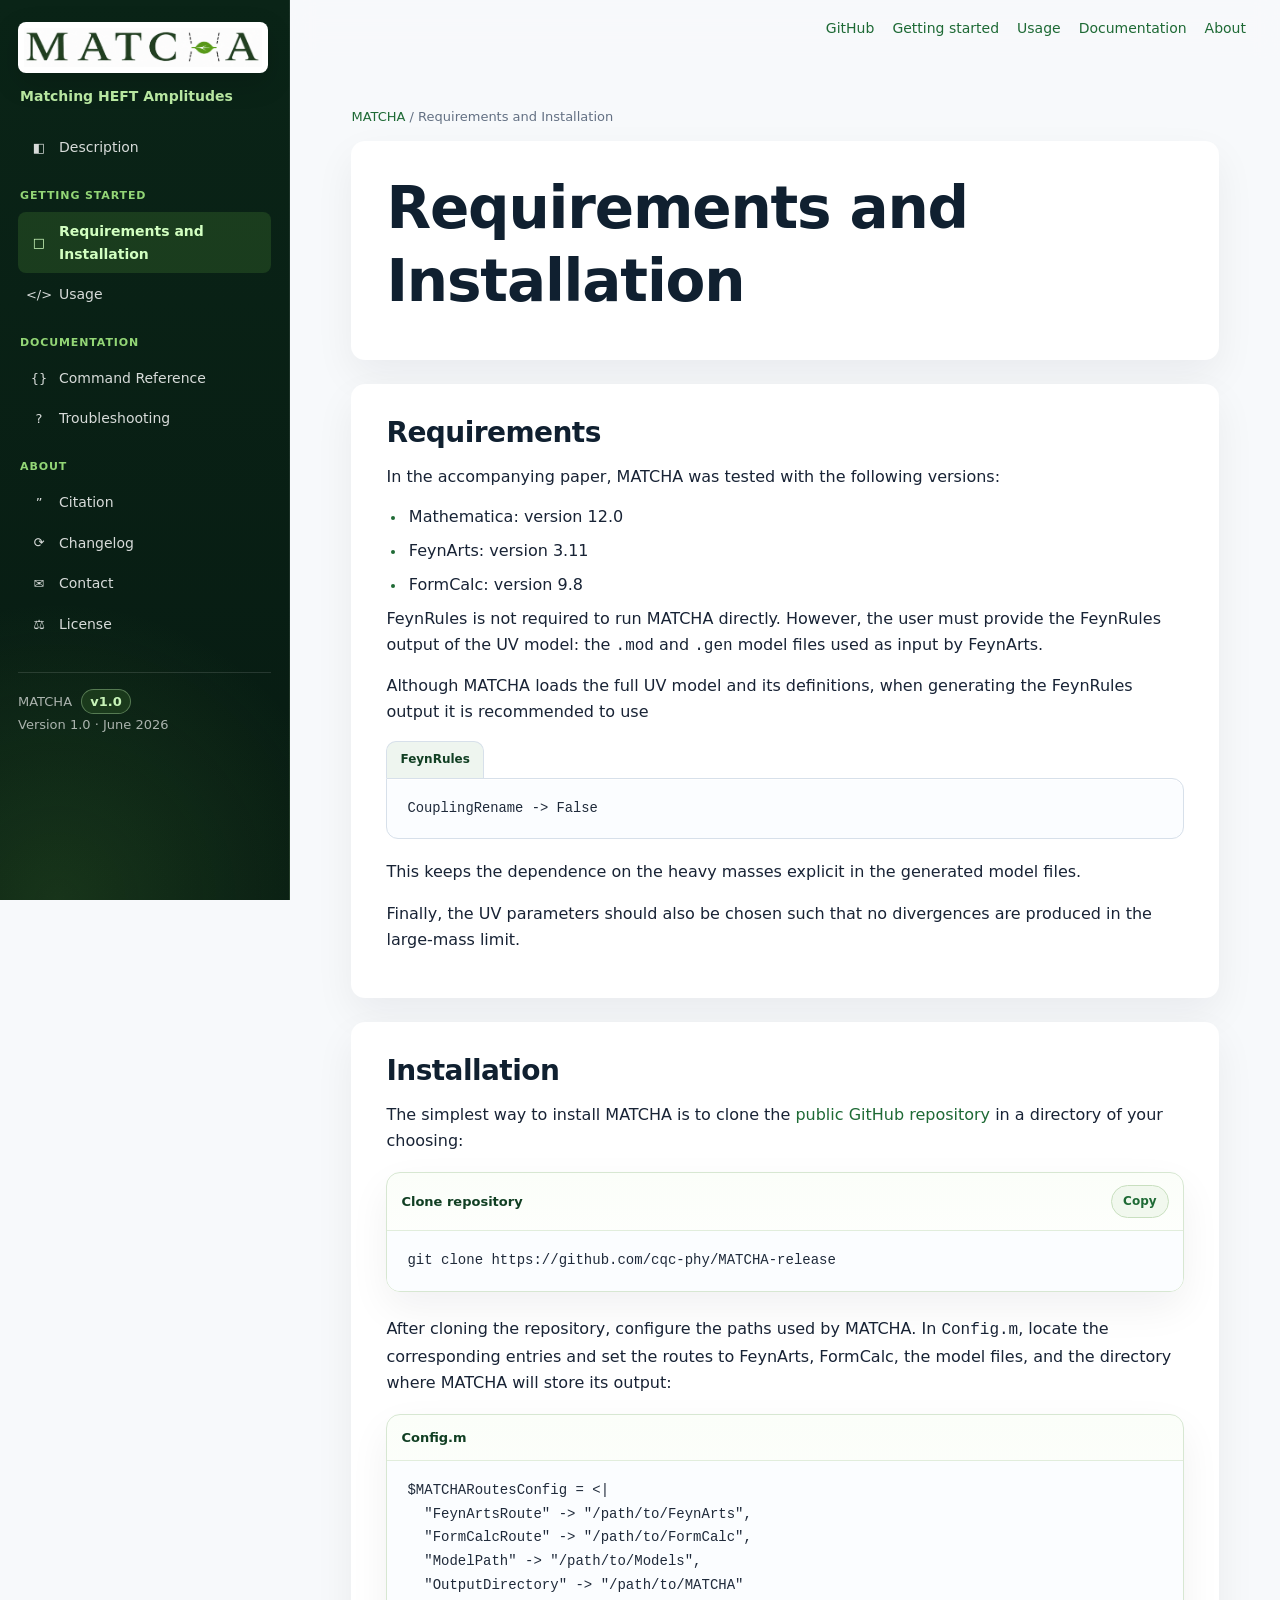
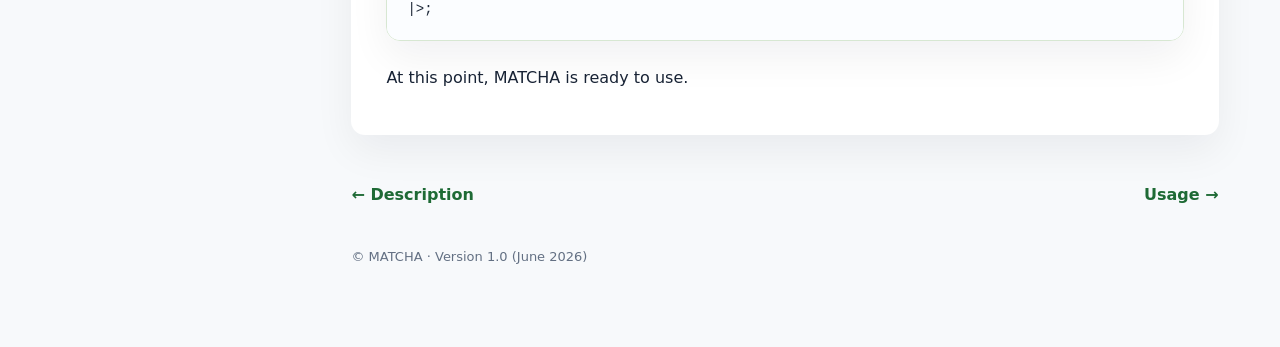
<file: requirements.html>
<!DOCTYPE html>
<html lang="en">
<head>
  <meta charset="UTF-8" />
  <meta name="viewport" content="width=device-width, initial-scale=1" />
  <title>MATCHA | Requirements and Installation</title>
  <meta name="description" content="MATCHA (MATChing HEFT Amplitudes) is a Mathematica package for symbolic matching between UV theories and HEFT." />
  <link rel="stylesheet" href="style.css" />
</head>
<body>
<div class="layout">
  <aside class="sidebar">
    <a class="logo-panel" href="description.html" aria-label="MATCHA home"><img src="images/logomatcha.png" alt="MATCHA logo" /></a>
    <div class="project-subtitle">Matching HEFT Amplitudes</div>
    <div class="nav-group">
      <a class="nav-link" href="description.html"><span>◧</span>Description</a>
    </div>
    <div class="nav-group">
      <div class="nav-heading">Getting started</div>
      <a class="nav-link active" href="requirements.html"><span>□</span>Requirements and Installation</a>
      <a class="nav-link" href="usage.html"><span>&lt;/&gt;</span>Usage</a>
    </div>
    <div class="nav-group">
      <div class="nav-heading">Documentation</div>
      <a class="nav-link" href="command_reference.html"><span>{}</span>Command Reference</a>
      <a class="nav-link" href="troubleshooting.html"><span>?</span>Troubleshooting</a>
    </div>
    <div class="nav-group"><div class="nav-heading">About</div>
      <a class="nav-link" href="citation.html"><span>”</span>Citation</a>
      <a class="nav-link" href="changelog.html"><span>⟳</span>Changelog</a>
      <a class="nav-link" href="contact.html"><span>✉</span>Contact</a>
      <a class="nav-link" href="license.html"><span>⚖</span>License</a>
    </div>
    <div class="sidebar-footer">MATCHA <span class="version-badge">v1.0</span><br />Version 1.0 · June 2026</div>
  </aside>
  <div class="main-wrap">
    <div class="topbar">
  <a href="https://github.com/cqc-phy/MATCHA-release">GitHub</a>
  <a href="requirements.html">Getting started</a>
  <a href="usage.html">Usage</a>
  <a href="command_reference.html">Documentation</a>
  <a href="citation.html">About</a>
</div>
    <main class="content">
      <div class="breadcrumb"><a href="description.html">MATCHA</a> / Requirements and Installation</div>
      <section class="doc-card">
        <h1>Requirements and Installation</h1>
      </section>
      <section class="doc-card">
  <h2>Requirements</h2>
  <p>In the accompanying paper, MATCHA was tested with the following versions:</p>
  <ul class="clean-list">
    <li>Mathematica: version 12.0</li>
    <li>FeynArts: version 3.11</li>
    <li>FormCalc: version 9.8</li>
  </ul>
  <p>
    FeynRules is not required to run MATCHA directly. However, the user must provide the FeynRules output of the UV model: the <code>.mod</code> and <code>.gen</code> model files used as input by FeynArts.
  </p>
  <p>
    Although MATCHA loads the full UV model and its definitions, when generating the FeynRules output it is recommended to use
  </p>
  <div class="code-title">FeynRules</div>
<pre><code>CouplingRename -&gt; False</code></pre>
  <p class="requirements-note">
    This keeps the dependence on the heavy masses explicit in the generated model files.
  </p>
  <p class="requirements-note">
    Finally, the UV parameters should also be chosen such that no divergences are produced in the large-mass limit.
  </p>
</section>
      <section class="doc-card">
  <h2>Installation</h2>
  <p>The simplest way to install MATCHA is to clone the <a href="https://github.com/cqc-phy/MATCHA-release">public GitHub repository</a> in a directory of your choosing:</p>
  <div class="copy-card">
    <div class="copy-card-head">
      <span>Clone repository</span>
      <button class="copy-button" type="button" data-copy-target="clone-command">Copy</button>
    </div>
    <pre class="copy-code"><code id="clone-command">git clone https://github.com/cqc-phy/MATCHA-release</code></pre>
  </div>
  <p>After cloning the repository, configure the paths used by MATCHA. In <code>Config.m</code>, locate the corresponding entries and set the routes to FeynArts, FormCalc, the model files, and the directory where MATCHA will store its output:</p>
  <div class="copy-card">
    <div class="copy-card-head">
      <span>Config.m</span>
    </div>
    <pre class="copy-code"><code>$MATCHARoutesConfig = &lt;|
  "FeynArtsRoute" -&gt; "/path/to/FeynArts",
  "FormCalcRoute" -&gt; "/path/to/FormCalc",
  "ModelPath" -&gt; "/path/to/Models",
  "OutputDirectory" -&gt; "/path/to/MATCHA"
|&gt;;</code></pre>
  </div>
  <p>At this point, MATCHA is ready to use.</p>
</section>
      <nav class="footer-nav"><a href="description.html">← Description</a><a href="usage.html">Usage →</a></nav>
      <footer class="site-footer">© MATCHA · Version 1.0 (June 2026)</footer>
    </main>
  </div>
</div>

<script>
  document.querySelectorAll('[data-copy-target]').forEach(function(button) {
    button.addEventListener('click', function() {
      var target = document.getElementById(button.getAttribute('data-copy-target'));
      if (!target) return;
      var text = target.textContent.trim();
      navigator.clipboard.writeText(text).then(function() {
        var original = button.textContent;
        button.textContent = 'Copied';
        setTimeout(function() { button.textContent = original; }, 1600);
      });
    });
  });
</script>
</body>
</html>
</file>
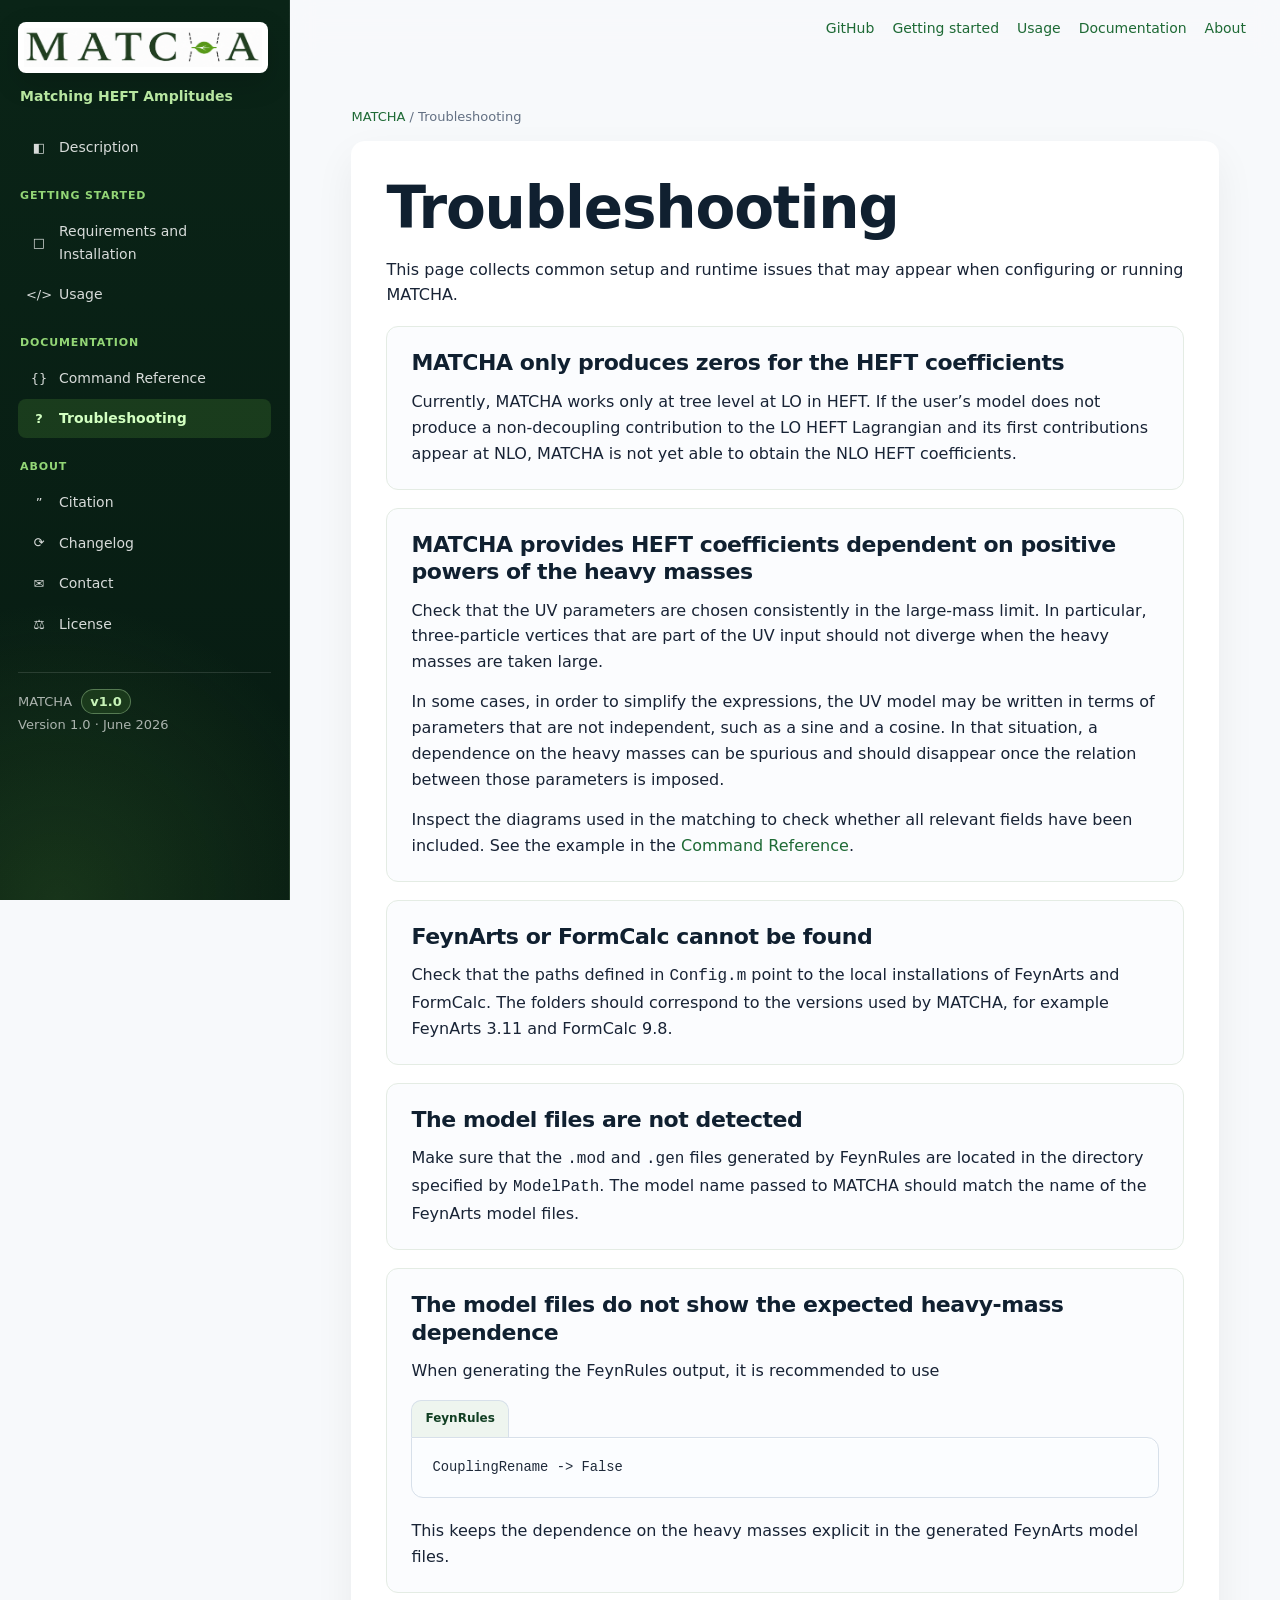
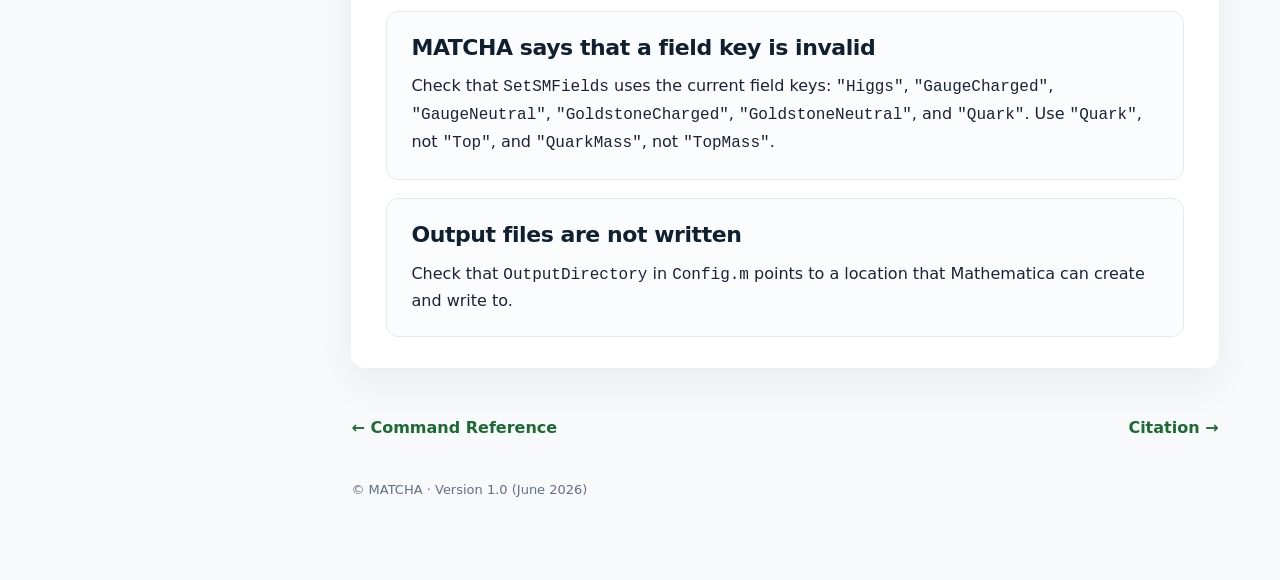
<file: troubleshooting.html>
<!DOCTYPE html>
<html lang="en">
<head>
  <meta charset="UTF-8" />
  <meta name="viewport" content="width=device-width, initial-scale=1" />
  <title>MATCHA | Troubleshooting</title>
  <meta name="description" content="MATCHA (MATChing HEFT Amplitudes) is a Mathematica package for symbolic matching between UV theories and HEFT." />
  <link rel="stylesheet" href="style.css" />
</head>
<body>
<div class="layout">
  <aside class="sidebar">
    <a class="logo-panel" href="description.html" aria-label="MATCHA home"><img src="images/logomatcha.png" alt="MATCHA logo" /></a>
    <div class="project-subtitle">Matching HEFT Amplitudes</div>
    <div class="nav-group">
      <a class="nav-link" href="description.html"><span>◧</span>Description</a>
    </div>
    <div class="nav-group">
      <div class="nav-heading">Getting started</div>
      <a class="nav-link" href="requirements.html"><span>□</span>Requirements and Installation</a>
      <a class="nav-link" href="usage.html"><span>&lt;/&gt;</span>Usage</a>
    </div>
    <div class="nav-group">
      <div class="nav-heading">Documentation</div>
      <a class="nav-link" href="command_reference.html"><span>{}</span>Command Reference</a>
      <a class="nav-link active" href="troubleshooting.html"><span>?</span>Troubleshooting</a>
    </div>
    <div class="nav-group"><div class="nav-heading">About</div>
      <a class="nav-link" href="citation.html"><span>”</span>Citation</a>
      <a class="nav-link" href="changelog.html"><span>⟳</span>Changelog</a>
      <a class="nav-link" href="contact.html"><span>✉</span>Contact</a>
      <a class="nav-link" href="license.html"><span>⚖</span>License</a>
    </div>
    <div class="sidebar-footer">MATCHA <span class="version-badge">v1.0</span><br />Version 1.0 · June 2026</div>
  </aside>
  <div class="main-wrap">
    <div class="topbar">
  <a href="https://github.com/cqc-phy/MATCHA-release">GitHub</a>
  <a href="requirements.html">Getting started</a>
  <a href="usage.html">Usage</a>
  <a href="command_reference.html">Documentation</a>
  <a href="citation.html">About</a>
</div>
    <main class="content">
      <div class="breadcrumb"><a href="description.html">MATCHA</a> / Troubleshooting</div>
      <section class="doc-card">
  <h1>Troubleshooting</h1>
  <p>This page collects common setup and runtime issues that may appear when configuring or running MATCHA.</p>

  <div class="troubleshooting-item">
  <h2>MATCHA only produces zeros for the HEFT coefficients</h2>
  <p>Currently, MATCHA works only at tree level at LO in HEFT. If the user’s model does not produce a non-decoupling contribution to the LO HEFT Lagrangian and its first contributions appear at NLO, MATCHA is not yet able to obtain the NLO HEFT coefficients.</p>


  </div>

  <div class="troubleshooting-item">
  <h2>MATCHA provides HEFT coefficients dependent on positive powers of the heavy masses</h2>
  <p>Check that the UV parameters are chosen consistently in the large-mass limit. In particular, three-particle vertices that are part of the UV input should not diverge when the heavy masses are taken large.</p>
  <p>In some cases, in order to simplify the expressions, the UV model may be written in terms of parameters that are not independent, such as a sine and a cosine. In that situation, a dependence on the heavy masses can be spurious and should disappear once the relation between those parameters is imposed.</p>
  <p>Inspect the diagrams used in the matching to check whether all relevant fields have been included. See the example in the <a href="command_reference.html">Command Reference</a>.</p>


  </div>

  <div class="troubleshooting-item">
  <h2>FeynArts or FormCalc cannot be found</h2>
  <p>Check that the paths defined in <code>Config.m</code> point to the local installations of FeynArts and FormCalc. The folders should correspond to the versions used by MATCHA, for example FeynArts 3.11 and FormCalc 9.8.</p>


  </div>

  <div class="troubleshooting-item">
  <h2>The model files are not detected</h2>
  <p>Make sure that the <code>.mod</code> and <code>.gen</code> files generated by FeynRules are located in the directory specified by <code>ModelPath</code>. The model name passed to MATCHA should match the name of the FeynArts model files.</p>


  </div>

  <div class="troubleshooting-item">
  <h2>The model files do not show the expected heavy-mass dependence</h2>
  <p>When generating the FeynRules output, it is recommended to use</p>
  <div class="code-title">FeynRules</div>
<pre><code>CouplingRename -&gt; False</code></pre>
  <p>This keeps the dependence on the heavy masses explicit in the generated FeynArts model files.</p>


  </div>

  <div class="troubleshooting-item">
  <h2>MATCHA says that a field key is invalid</h2>
  <p>Check that <code>SetSMFields</code> uses the current field keys: <code>"Higgs"</code>, <code>"GaugeCharged"</code>, <code>"GaugeNeutral"</code>, <code>"GoldstoneCharged"</code>, <code>"GoldstoneNeutral"</code>, and <code>"Quark"</code>. Use <code>"Quark"</code>, not <code>"Top"</code>, and <code>"QuarkMass"</code>, not <code>"TopMass"</code>.</p>


  </div>

  <div class="troubleshooting-item">
  <h2>Output files are not written</h2>
  <p>Check that <code>OutputDirectory</code> in <code>Config.m</code> points to a location that Mathematica can create and write to.</p>
  </div>
</section>
      <nav class="footer-nav"><a href="command_reference.html">← Command Reference</a><a href="citation.html">Citation →</a></nav>
      <footer class="site-footer">© MATCHA · Version 1.0 (June 2026)</footer>
    </main>
  </div>
</div>
<script>
  document.querySelectorAll('[data-copy-target]').forEach(function(button) {
    button.addEventListener('click', function() {
      var target = document.getElementById(button.getAttribute('data-copy-target'));
      if (!target) return;
      var text = target.textContent.trim();
      navigator.clipboard.writeText(text).then(function() {
        var original = button.textContent;
        button.textContent = 'Copied';
        setTimeout(function() { button.textContent = original; }, 1600);
      });
    });
  });
</script>
</body>
</html>
</file>
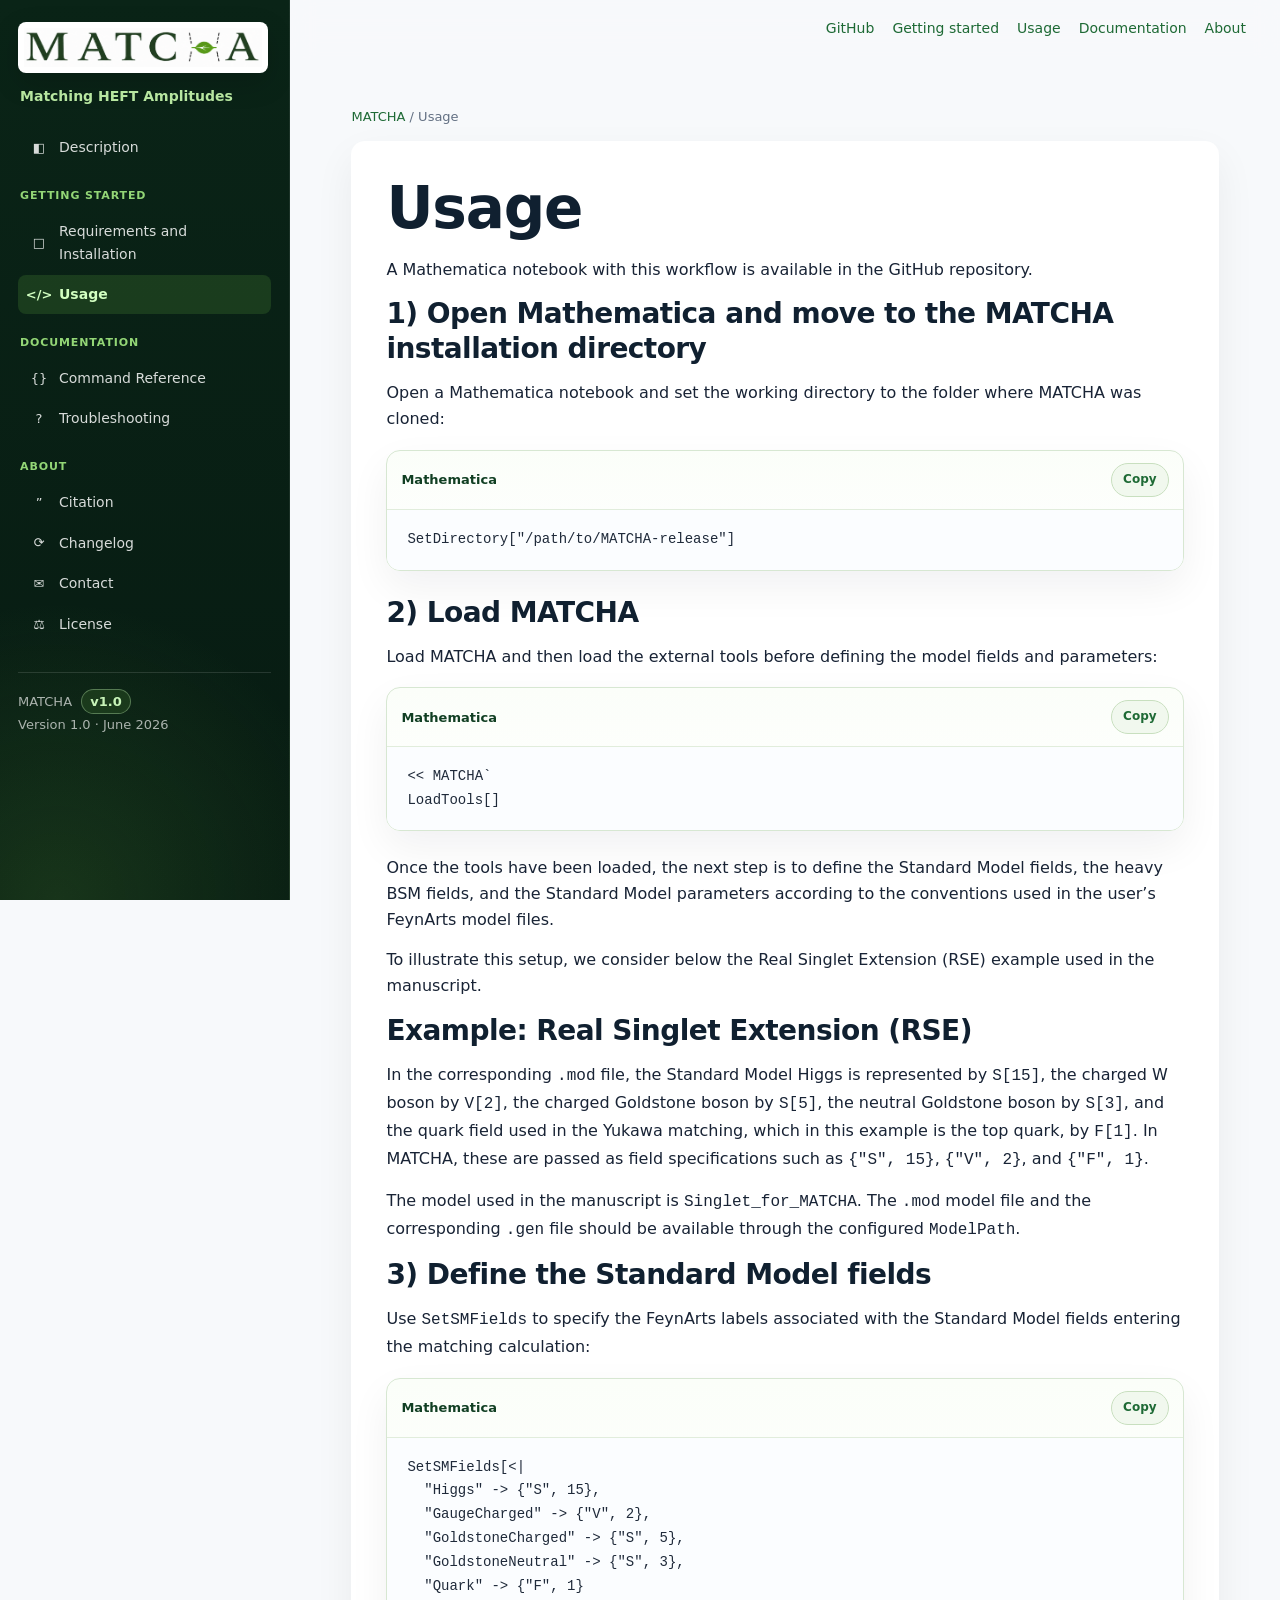
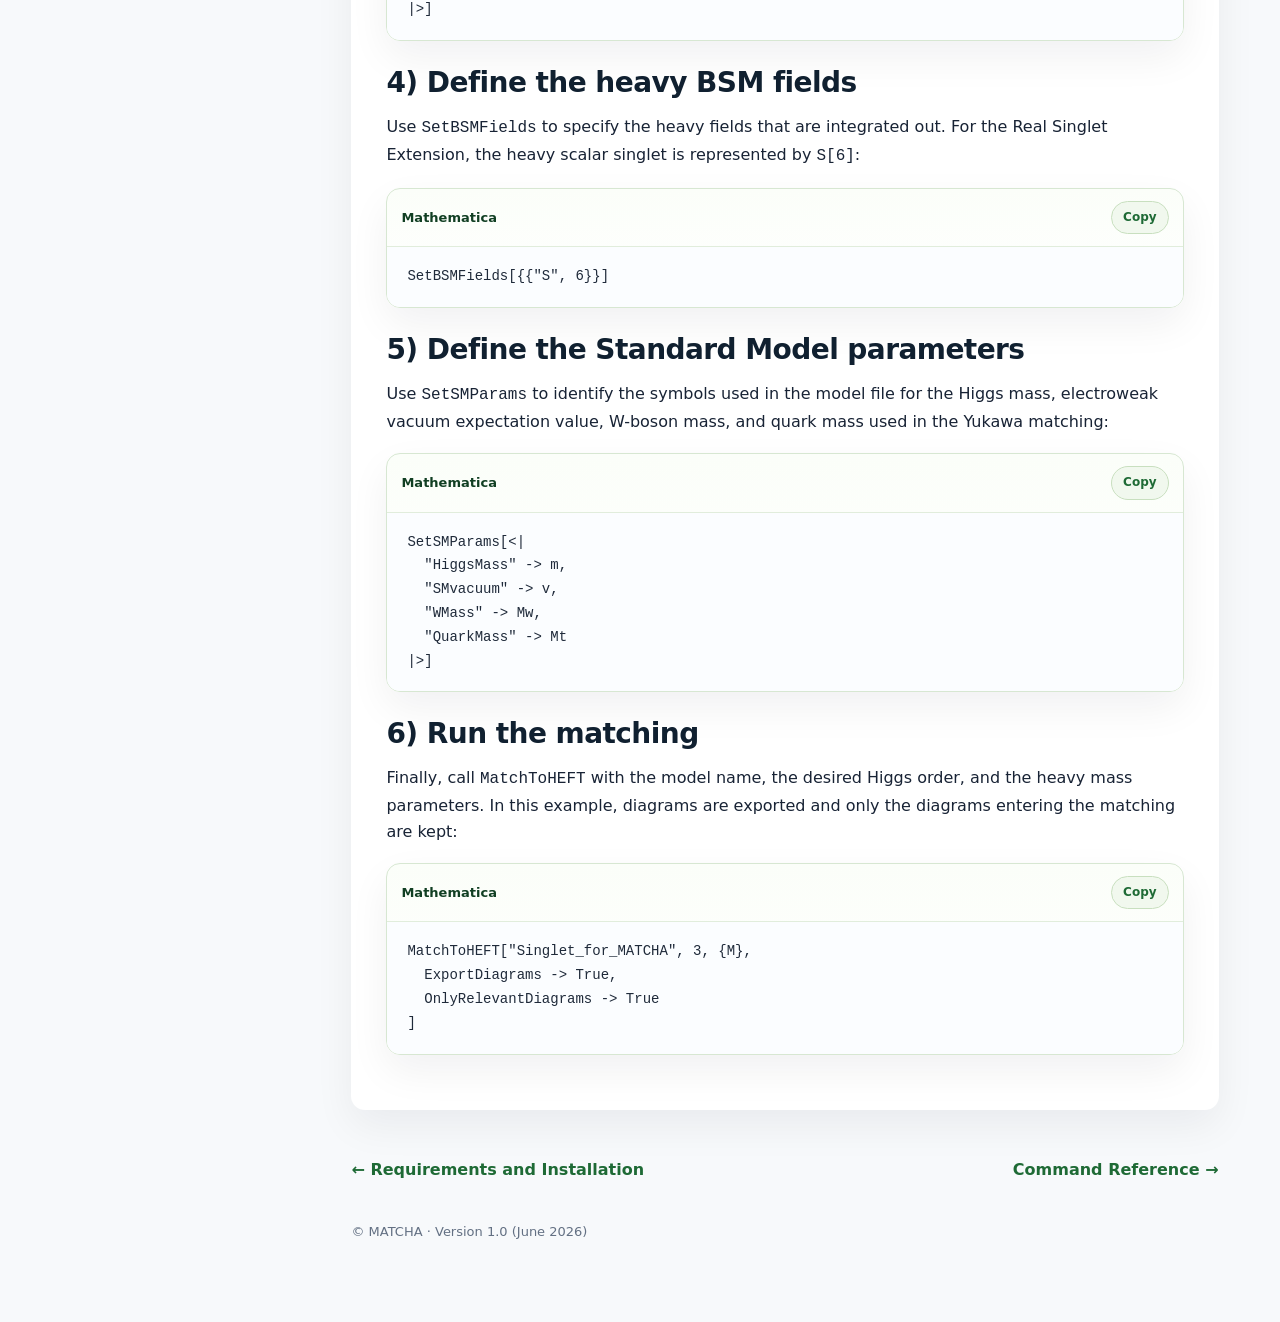
<file: usage.html>
<!DOCTYPE html>
<html lang="en">
<head>
  <meta charset="UTF-8" />
  <meta name="viewport" content="width=device-width, initial-scale=1" />
  <title>MATCHA | Usage</title>
  <meta name="description" content="MATCHA (MATChing HEFT Amplitudes) is a Mathematica package for symbolic matching between UV theories and HEFT." />
  <link rel="stylesheet" href="style.css" />
</head>
<body>
<div class="layout">
  <aside class="sidebar">
    <a class="logo-panel" href="description.html" aria-label="MATCHA home"><img src="images/logomatcha.png" alt="MATCHA logo" /></a>
    <div class="project-subtitle">Matching HEFT Amplitudes</div>
    <div class="nav-group">
      <a class="nav-link" href="description.html"><span>◧</span>Description</a>
    </div>
    <div class="nav-group">
      <div class="nav-heading">Getting started</div>
      <a class="nav-link" href="requirements.html"><span>□</span>Requirements and Installation</a>
      <a class="nav-link active" href="usage.html"><span>&lt;/&gt;</span>Usage</a>
    </div>
    <div class="nav-group">
      <div class="nav-heading">Documentation</div>
      <a class="nav-link" href="command_reference.html"><span>{}</span>Command Reference</a>
      <a class="nav-link" href="troubleshooting.html"><span>?</span>Troubleshooting</a>
    </div>
    <div class="nav-group"><div class="nav-heading">About</div>
      <a class="nav-link" href="citation.html"><span>”</span>Citation</a>
      <a class="nav-link" href="changelog.html"><span>⟳</span>Changelog</a>
      <a class="nav-link" href="contact.html"><span>✉</span>Contact</a>
      <a class="nav-link" href="license.html"><span>⚖</span>License</a>
    </div>
    <div class="sidebar-footer">MATCHA <span class="version-badge">v1.0</span><br />Version 1.0 · June 2026</div>
  </aside>
  <div class="main-wrap">
    <div class="topbar">
  <a href="https://github.com/cqc-phy/MATCHA-release">GitHub</a>
  <a href="requirements.html">Getting started</a>
  <a href="usage.html">Usage</a>
  <a href="command_reference.html">Documentation</a>
  <a href="citation.html">About</a>
</div>
    <main class="content">
      <div class="breadcrumb"><a href="description.html">MATCHA</a> / Usage</div>
      <section class="doc-card">
  <h1>Usage</h1>
  <p>A Mathematica notebook with this workflow is available in the GitHub repository.</p>

  <h2>1) Open Mathematica and move to the MATCHA installation directory</h2>
  <p>Open a Mathematica notebook and set the working directory to the folder where MATCHA was cloned:</p>
  <div class="copy-card">
    <div class="copy-card-head">
      <span>Mathematica</span>
      <button class="copy-button" type="button" data-copy-target="usage-set-directory">Copy</button>
    </div>
    <pre class="copy-code"><code id="usage-set-directory">SetDirectory["/path/to/MATCHA-release"]</code></pre>
  </div>

  <h2>2) Load MATCHA</h2>
  <p>Load MATCHA and then load the external tools before defining the model fields and parameters:</p>
  <div class="copy-card">
    <div class="copy-card-head">
      <span>Mathematica</span>
      <button class="copy-button" type="button" data-copy-target="usage-load-tools">Copy</button>
    </div>
    <pre class="copy-code"><code id="usage-load-tools">&lt;&lt; MATCHA`
LoadTools[]</code></pre>
  </div>

  <p>Once the tools have been loaded, the next step is to define the Standard Model fields, the heavy BSM fields, and the Standard Model parameters according to the conventions used in the user’s FeynArts model files.</p>
  <p>To illustrate this setup, we consider below the Real Singlet Extension (RSE) example used in the manuscript.</p>

  <h2>Example: Real Singlet Extension (RSE)</h2>
  <p>In the corresponding <code>.mod</code> file, the Standard Model Higgs is represented by <code>S[15]</code>, the charged W boson by <code>V[2]</code>, the charged Goldstone boson by <code>S[5]</code>, the neutral Goldstone boson by <code>S[3]</code>, and the quark field used in the Yukawa matching, which in this example is the top quark, by <code>F[1]</code>. In MATCHA, these are passed as field specifications such as <code>{"S", 15}</code>, <code>{"V", 2}</code>, and <code>{"F", 1}</code>.</p>
  <p>The model used in the manuscript is <code>Singlet_for_MATCHA</code>. The <code>.mod</code> model file and the corresponding <code>.gen</code> file should be available through the configured <code>ModelPath</code>.</p>

  <h2>3) Define the Standard Model fields</h2>
  <p>Use <code>SetSMFields</code> to specify the FeynArts labels associated with the Standard Model fields entering the matching calculation:</p>
  <div class="copy-card">
    <div class="copy-card-head">
      <span>Mathematica</span>
      <button class="copy-button" type="button" data-copy-target="usage-sm-fields">Copy</button>
    </div>
    <pre class="copy-code"><code id="usage-sm-fields">SetSMFields[&lt;|
  "Higgs" -&gt; {"S", 15},
  "GaugeCharged" -&gt; {"V", 2},
  "GoldstoneCharged" -&gt; {"S", 5},
  "GoldstoneNeutral" -&gt; {"S", 3},
  "Quark" -&gt; {"F", 1}
|&gt;]</code></pre>
  </div>

  <h2>4) Define the heavy BSM fields</h2>
  <p>Use <code>SetBSMFields</code> to specify the heavy fields that are integrated out. For the Real Singlet Extension, the heavy scalar singlet is represented by <code>S[6]</code>:</p>
  <div class="copy-card">
    <div class="copy-card-head">
      <span>Mathematica</span>
      <button class="copy-button" type="button" data-copy-target="usage-bsm-fields">Copy</button>
    </div>
    <pre class="copy-code"><code id="usage-bsm-fields">SetBSMFields[{{"S", 6}}]</code></pre>
  </div>

  <h2>5) Define the Standard Model parameters</h2>
  <p>Use <code>SetSMParams</code> to identify the symbols used in the model file for the Higgs mass, electroweak vacuum expectation value, W-boson mass, and quark mass used in the Yukawa matching:</p>
  <div class="copy-card">
    <div class="copy-card-head">
      <span>Mathematica</span>
      <button class="copy-button" type="button" data-copy-target="usage-sm-params">Copy</button>
    </div>
    <pre class="copy-code"><code id="usage-sm-params">SetSMParams[&lt;|
  "HiggsMass" -&gt; m,
  "SMvacuum" -&gt; v,
  "WMass" -&gt; Mw,
  "QuarkMass" -&gt; Mt
|&gt;]</code></pre>
  </div>

  <h2>6) Run the matching</h2>
  <p>Finally, call <code>MatchToHEFT</code> with the model name, the desired Higgs order, and the heavy mass parameters. In this example, diagrams are exported and only the diagrams entering the matching are kept:</p>
  <div class="copy-card">
    <div class="copy-card-head">
      <span>Mathematica</span>
      <button class="copy-button" type="button" data-copy-target="usage-match-to-heft">Copy</button>
    </div>
    <pre class="copy-code"><code id="usage-match-to-heft">MatchToHEFT["Singlet_for_MATCHA", 3, {M},
  ExportDiagrams -&gt; True,
  OnlyRelevantDiagrams -&gt; True
]</code></pre>
  </div>
</section>
      <nav class="footer-nav"><a href="requirements.html">← Requirements and Installation</a><a href="command_reference.html">Command Reference →</a></nav>
      <footer class="site-footer">© MATCHA · Version 1.0 (June 2026)</footer>
    </main>
  </div>
</div>
<script>
  document.querySelectorAll('[data-copy-target]').forEach(function(button) {
    button.addEventListener('click', function() {
      var target = document.getElementById(button.getAttribute('data-copy-target'));
      if (!target) return;
      var text = target.textContent.trim();
      navigator.clipboard.writeText(text).then(function() {
        var original = button.textContent;
        button.textContent = 'Copied';
        setTimeout(function() { button.textContent = original; }, 1600);
      });
    });
  });
</script>
</body>
</html>
</file>
<file: style.css>
:root{
  --bg:#f7f9fb;
  --surface:#ffffff;
  --surface-soft:#fbfcfe;
  --ink:#182335;
  --muted:#637083;
  --line:transparent;
  --line-soft:transparent;
  --green:#113f23;
  --green-2:#1e6a35;
  --leaf:#62a83f;
  --code-bg:#f6f8fb;
  --code-border:#d7e0ea;
  --shadow:0 16px 40px rgba(15,23,42,.06);
  --radius:14px;
}

*{box-sizing:border-box}
html{scroll-behavior:smooth}
body{
  margin:0;
  font-family:Inter,ui-sans-serif,system-ui,-apple-system,BlinkMacSystemFont,"Segoe UI",Roboto,Arial,sans-serif;
  background:var(--bg);
  color:var(--ink);
  line-height:1.62;
}
a{color:var(--green-2);text-decoration:none}
a:hover{text-decoration:underline}
code,kbd,pre{font-family:"SFMono-Regular",Consolas,"Liberation Mono",Menlo,monospace}

.layout{
  display:grid;
  grid-template-columns:290px minmax(0,1fr);
  min-height:100vh;
}

.sidebar{
  position:sticky;
  top:0;
  height:100vh;
  overflow:auto;
  background:
    radial-gradient(circle at 20% 100%, rgba(98,168,63,.18), transparent 32%),
    linear-gradient(180deg,#0a2417 0%,#071b12 100%);
  color:white;
  padding:22px 18px;
  border-right:1px solid rgba(255,255,255,.08);
}

.logo-panel{
  display:block;
  width:100%;
  max-width:250px;
  background:#fff;
  border-radius:8px;
  padding:6px;
  box-shadow:0 10px 28px rgba(0,0,0,.16);
  margin:0 0 14px;
  overflow:hidden;
  line-height:0;
}
.logo-panel img{
  display:block;
  width:100%;
  height:auto;
  object-fit:contain;
}
.project-subtitle{
  color:#b7e6a0;
  font-size:14px;
  font-weight:700;
  line-height:1.35;
  margin:10px 2px 22px;
}
.nav-group{margin:20px 0 8px}
.nav-heading{
  font-size:11px;
  letter-spacing:.08em;
  text-transform:uppercase;
  color:#93d676;
  font-weight:800;
  margin:0 0 7px 2px;
}
.nav-link{
  display:flex;
  align-items:center;
  gap:9px;
  padding:8px 10px;
  border-radius:8px;
  color:rgba(255,255,255,.84);
  font-size:14px;
  margin:2px 0;
}
.nav-link span{
  display:inline-flex;
  align-items:center;
  justify-content:center;
  flex:0 0 22px;
  width:22px;
  min-width:22px;
  font-size:13px;
  line-height:1;
  text-align:center;
}

.nav-link:hover{
  background:rgba(255,255,255,.08);
  color:white;
  text-decoration:none;
}
.nav-link.active{
  background:rgba(98,168,63,.20);
  color:#d2ffc1;
  font-weight:750;
}
.sidebar-footer{
  margin-top:28px;
  padding-top:16px;
  border-top:1px solid rgba(255,255,255,.12);
  color:rgba(255,255,255,.65);
  font-size:13px;
}
.version-badge{
  display:inline-flex;
  align-items:center;
  padding:1px 8px;
  margin-left:5px;
  border-radius:999px;
  background:rgba(98,168,63,.16);
  color:#c7f3b8;
  border:1px solid rgba(199,243,184,.35);
  font-weight:800;
}

.main-wrap{min-width:0}
.topbar{
  position:sticky;
  top:0;
  z-index:5;
  height:58px;
  padding:0 34px;
  display:flex;
  justify-content:flex-end;
  align-items:center;
  gap:18px;
  background:rgba(247,249,251,.88);
  backdrop-filter:blur(12px);
  border-bottom:1px solid var(--line);
  color:var(--muted);
  font-size:14px;
}

.content{
  width:min(2000,100%);
  max-width:none;
  margin:0 auto;
  padding:48px clamp(34px,4.8vw,76px) 80px;
}
.breadcrumb{
  color:var(--muted);
  font-size:13px;
  margin-bottom:14px;
}
.hero,.doc-card{
  background:var(--surface);
  border:1px solid var(--line);
  border-radius:var(--radius);
  box-shadow:var(--shadow);
}
.hero{
  padding:42px 48px;
  margin-bottom:30px;
}
.hero-logo{
  max-width:760px;
  width:100%;
  height:auto;
  display:block;
  margin:0 0 18px;
}
.badges{display:flex;gap:9px;flex-wrap:wrap;margin:14px 0 18px}
.badge{
  display:inline-flex;
  align-items:center;
  padding:5px 10px;
  border:1px solid var(--line);
  border-radius:999px;
  background:var(--surface-soft);
  color:#405067;
  font-size:13px;
  font-weight:750;
}
.badge.green{color:var(--green-2);background:#f2fbef;border-color:#cce9c0}

h1,h2,h3{line-height:1.25;color:#102030;letter-spacing:-.02em}
h1{font-size:clamp(35px,5vw,58px);margin:0 0 12px}
h2{font-size:28px;margin:0 0 14px}
h3{font-size:19px;margin:24px 0 9px}
p{margin:0 0 14px}.lead{font-size:18px;color:#49586b;max-width:92ch}.muted{color:var(--muted)}

.actions{display:flex;gap:12px;flex-wrap:wrap;margin-top:22px}
.button{
  display:inline-flex;
  align-items:center;
  gap:8px;
  min-height:40px;
  padding:9px 14px;
  border-radius:9px;
  border:1px solid var(--line);
  background:white;
  color:#1f2a3a;
  font-weight:800;
}
.button.primary{background:var(--green);border-color:var(--green);color:white}
.button:hover{text-decoration:none;transform:translateY(-1px)}

.doc-card{padding:30px 34px;margin-bottom:24px}
.section-grid{
  display:grid;
  grid-template-columns:repeat(3,minmax(0,1fr));
  gap:14px;
  margin-top:18px;
}
.section-tile{
  display:block;
  padding:18px;
  border:1px solid var(--line);
  border-radius:12px;
  background:linear-gradient(180deg,#fff,#fbfcfe);
}
.section-tile strong{display:block;color:#132033;margin-bottom:5px}
.section-tile span{display:block;color:var(--muted);font-size:14px}
.section-tile:hover{box-shadow:var(--shadow);text-decoration:none;transform:translateY(-1px)}

.clean-list{
  padding-left:1.25rem;
  margin:0;
}
.clean-list li{
  margin:8px 0;
  padding-left:.15rem;
}
.clean-list li::marker{
  color:var(--green-2);
  font-size:.85em;
}

pre{
  margin:0 0 20px;
  padding:0;
  overflow:auto;
  border:1px solid var(--code-border);
  border-radius:0 12px 12px 12px;
  background:#fbfdff;
  box-shadow:inset 0 1px 0 rgba(255,255,255,.9);
}
pre code{
  display:block;
  padding:18px 20px;
  color:#1f2a3a;
  font-size:13.8px;
  line-height:1.7;
  white-space:pre;
  tab-size:2;
}
.code-title{
  margin:16px 0 0;
  padding:8px 13px;
  width:max-content;
  border:1px solid var(--code-border);
  border-bottom:0;
  border-radius:10px 10px 0 0;
  background:#eef5ef;
  color:var(--green);
  font-size:12px;
  font-weight:850;
}

.flow{
  margin-top:18px;
}
.flow-three{
  display:grid;
  grid-template-columns:minmax(0,1fr) minmax(0,1.35fr) minmax(0,1fr);
  gap:22px;
  align-items:stretch;
}
.flow-card{
  position:relative;
  min-height:280px;
  display:flex;
  flex-direction:column;
  justify-content:center;
  align-items:center;
  text-align:center;
  gap:10px;
  padding:24px 22px;
  border:1px solid #e4ece4;
  border-radius:16px;
  background:linear-gradient(180deg,#fff,#fbfcfe);
}
.flow-card:not(:last-child)::after{
  content:"→";
  position:absolute;
  right:-18px;
  top:50%;
  transform:translateY(-50%);
  width:14px;
  color:#8aa381;
  font-weight:900;
}
.flow-card-wide{
  justify-content:space-evenly;
}
.flow-item{
  width:100%;
  padding:12px 14px;
  border-radius:12px;
  background:#f8faf7;
  border:1px solid #e6eee2;
}
.flow-card:not(.flow-card-wide) .flow-item{
  background:#fff;
  box-shadow:var(--shadow);
}
.flow-card-wide .flow-item{
  background:#fff;
  box-shadow:none;
}
.flow-tag{
  display:inline-flex;
  align-items:center;
  justify-content:center;
  width:max-content;
  margin:0 auto 4px;
  padding:4px 10px;
  border-radius:999px;
  background:#eff8ec;
  color:var(--green-2);
  border:1px solid #cfe8c5;
  font-size:12px;
  font-weight:850;
}
.flow-title{font-weight:900;color:#132033}.flow-desc{color:var(--muted);font-size:14px;max-width:34ch}
.flow-item .flow-desc{max-width:none}
.release{border:1px solid var(--line);border-radius:12px;padding:18px;margin:14px 0;background:var(--surface-soft)}
.release-head{display:flex;align-items:baseline;justify-content:space-between;gap:16px;margin-bottom:6px}.release h3{margin:0}.release-date{color:var(--muted);font-size:14px}
.footer-nav{display:flex;justify-content:space-between;gap:12px;margin-top:28px;padding-top:18px;border-top:1px solid var(--line)}
.footer-nav a{font-weight:800}
.site-footer{margin-top:38px;color:var(--muted);font-size:13px}

@media (max-width:1220px){
  .section-grid{grid-template-columns:repeat(2,minmax(0,1fr));}
}

@media (max-width:940px){
  .layout{grid-template-columns:1fr}
  .sidebar{position:relative;height:auto}
  .topbar{display:none}
  .content{padding:28px 20px 54px}
  .section-grid{grid-template-columns:1fr}
  .flow-three{grid-template-columns:1fr;gap:14px}
  .flow-card{min-height:auto;padding:22px 18px}
  .flow-card:not(:last-child)::after{content:"↓";right:auto;left:50%;top:auto;bottom:-17px;transform:translateX(-50%)}
  .hero{padding:24px}
  .logo-panel{max-width:300px}
}

.requirements-note{
  margin-top:16px;
  max-width:95ch;
}
.copy-card{
  margin:18px 0 24px;
  border:1px solid #d7e7d2;
  border-radius:14px;
  background:linear-gradient(180deg,#fbfef9,#ffffff);
  box-shadow:var(--shadow);
  overflow:hidden;
}
.copy-card-head{
  display:flex;
  align-items:center;
  justify-content:space-between;
  gap:14px;
  padding:12px 14px;
  border-bottom:1px solid #e1eddc;
  color:var(--green);
  font-size:13px;
  font-weight:850;
}
.copy-button{
  appearance:none;
  border:1px solid #c8dfbf;
  background:#f1f8ee;
  color:var(--green-2);
  border-radius:999px;
  padding:6px 11px;
  font:inherit;
  font-size:12px;
  font-weight:850;
  cursor:pointer;
}
.copy-button:hover{
  background:#e7f4e1;
}
.copy-code{
  margin:0;
  border:0;
  border-radius:0;
  background:#fbfdff;
  box-shadow:none;
}
.copy-code code{
  padding:18px 20px;
  font-size:14px;
}


.reference-card{
  margin:18px 0 26px;
  padding:20px 22px;
  border:1px solid #e4ece4;
  border-radius:14px;
  background:linear-gradient(180deg,#fff,#fbfcfe);
}
.reference-card h3:first-child{margin-top:0}
.reference-card h3 code{font-size:.95em}
.doc-table{
  width:100%;
  border-collapse:separate;
  border-spacing:0;
  margin:14px 0 18px;
  border:1px solid #e1e9e1;
  border-radius:12px;
  overflow:hidden;
  background:#fff;
}
.doc-table th,
.doc-table td{
  padding:11px 13px;
  text-align:left;
  vertical-align:top;
  border-bottom:1px solid #edf2ed;
}
.doc-table th{
  background:#f3f8f1;
  color:var(--green);
  font-size:13px;
  font-weight:850;
}
.doc-table tr:last-child td{border-bottom:0}
.doc-table td:first-child{width:32%;font-weight:700;color:#132033}
.compact-copy-card{margin:14px 0 4px}


.troubleshooting-item{
  margin-top:18px;
  padding:22px 24px;
  border:1px solid #e4ece4;
  border-radius:12px;
  background:var(--surface-soft);
}
.troubleshooting-item h2{
  margin:0 0 12px;
  font-size:22px;
}
.troubleshooting-item > :last-child{margin-bottom:0}
</file>
